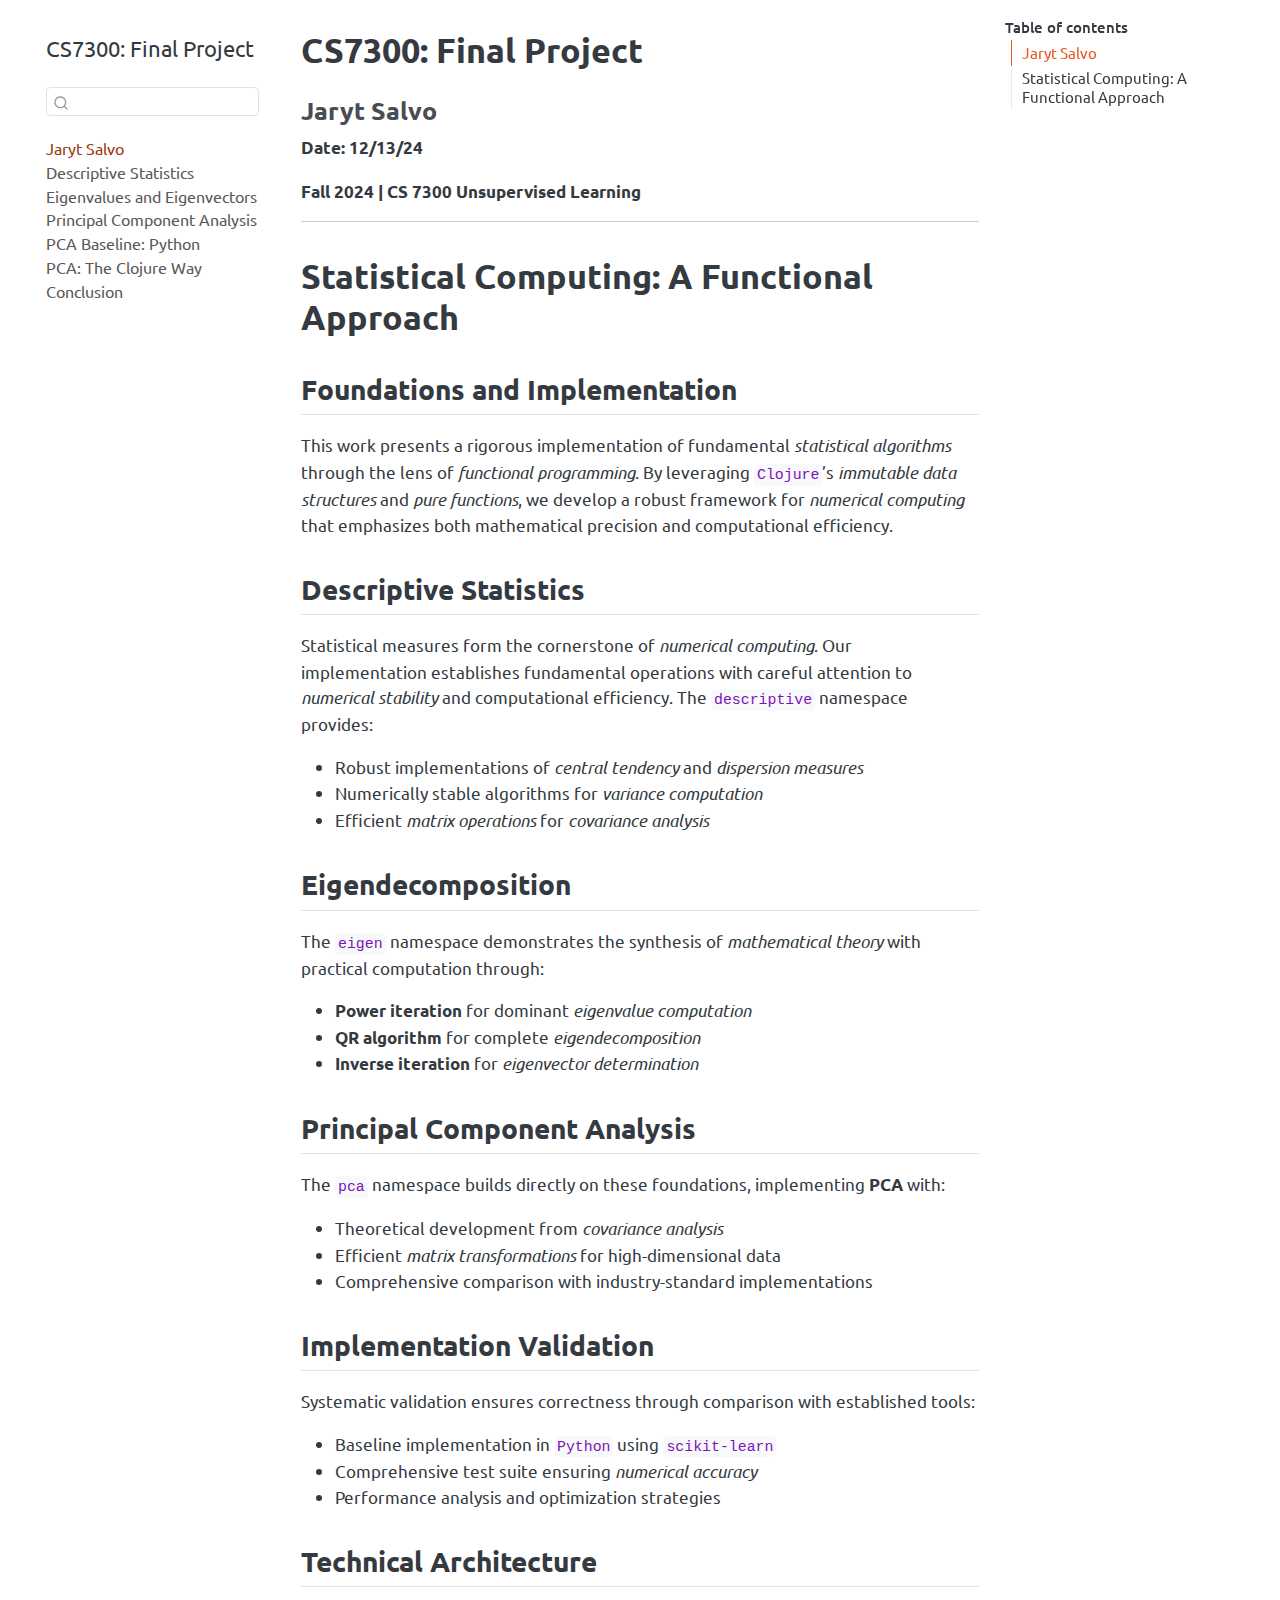
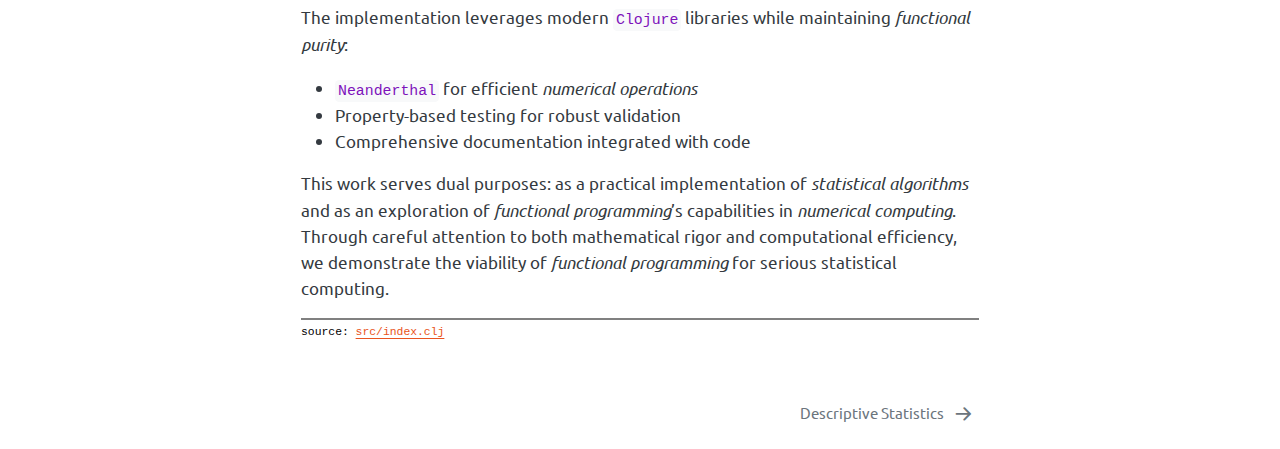
<file: docs/index.html>
<!DOCTYPE html>
<html xmlns="http://www.w3.org/1999/xhtml" lang="en" xml:lang="en"><head>

<meta charset="utf-8">
<meta name="generator" content="quarto-1.6.39">

<meta name="viewport" content="width=device-width, initial-scale=1.0, user-scalable=yes">


<title>CS7300: Final Project</title>
<style>
code{white-space: pre-wrap;}
span.smallcaps{font-variant: small-caps;}
div.columns{display: flex; gap: min(4vw, 1.5em);}
div.column{flex: auto; overflow-x: auto;}
div.hanging-indent{margin-left: 1.5em; text-indent: -1.5em;}
ul.task-list{list-style: none;}
ul.task-list li input[type="checkbox"] {
  width: 0.8em;
  margin: 0 0.8em 0.2em -1em; /* quarto-specific, see https://github.com/quarto-dev/quarto-cli/issues/4556 */ 
  vertical-align: middle;
}
</style>


<script src="site_libs/quarto-nav/quarto-nav.js"></script>
<script src="site_libs/quarto-nav/headroom.min.js"></script>
<script src="site_libs/clipboard/clipboard.min.js"></script>
<script src="site_libs/quarto-search/autocomplete.umd.js"></script>
<script src="site_libs/quarto-search/fuse.min.js"></script>
<script src="site_libs/quarto-search/quarto-search.js"></script>
<meta name="quarto:offset" content="./">
<link href="./neandersolve.descriptive.html" rel="next">
<script src="site_libs/quarto-html/quarto.js"></script>
<script src="site_libs/quarto-html/popper.min.js"></script>
<script src="site_libs/quarto-html/tippy.umd.min.js"></script>
<script src="site_libs/quarto-html/anchor.min.js"></script>
<link href="site_libs/quarto-html/tippy.css" rel="stylesheet">
<link href="site_libs/quarto-html/quarto-syntax-highlighting-e8fb9d25728d58bfeac61b497e4a6629.css" rel="stylesheet" id="quarto-text-highlighting-styles">
<script src="site_libs/bootstrap/bootstrap.min.js"></script>
<link href="site_libs/bootstrap/bootstrap-icons.css" rel="stylesheet">
<link href="site_libs/bootstrap/bootstrap-b9a39a4f8b80894864a6c4bb32d07bac.min.css" rel="stylesheet" append-hash="true" id="quarto-bootstrap" data-mode="light">
<script id="quarto-search-options" type="application/json">{
  "location": "sidebar",
  "copy-button": false,
  "collapse-after": 3,
  "panel-placement": "start",
  "type": "textbox",
  "limit": 50,
  "keyboard-shortcut": [
    "f",
    "/",
    "s"
  ],
  "show-item-context": false,
  "language": {
    "search-no-results-text": "No results",
    "search-matching-documents-text": "matching documents",
    "search-copy-link-title": "Copy link to search",
    "search-hide-matches-text": "Hide additional matches",
    "search-more-match-text": "more match in this document",
    "search-more-matches-text": "more matches in this document",
    "search-clear-button-title": "Clear",
    "search-text-placeholder": "",
    "search-detached-cancel-button-title": "Cancel",
    "search-submit-button-title": "Submit",
    "search-label": "Search"
  }
}</script>


</head>

<body class="nav-sidebar floating">

<div id="quarto-search-results"></div>
  <header id="quarto-header" class="headroom fixed-top">
  <nav class="quarto-secondary-nav">
    <div class="container-fluid d-flex">
      <button type="button" class="quarto-btn-toggle btn" data-bs-toggle="collapse" role="button" data-bs-target=".quarto-sidebar-collapse-item" aria-controls="quarto-sidebar" aria-expanded="false" aria-label="Toggle sidebar navigation" onclick="if (window.quartoToggleHeadroom) { window.quartoToggleHeadroom(); }">
        <i class="bi bi-layout-text-sidebar-reverse"></i>
      </button>
        <nav class="quarto-page-breadcrumbs" aria-label="breadcrumb"><ol class="breadcrumb"><li class="breadcrumb-item"><a href="./index.html"><span class="chapter-title">Jaryt Salvo</span></a></li></ol></nav>
        <a class="flex-grow-1" role="navigation" data-bs-toggle="collapse" data-bs-target=".quarto-sidebar-collapse-item" aria-controls="quarto-sidebar" aria-expanded="false" aria-label="Toggle sidebar navigation" onclick="if (window.quartoToggleHeadroom) { window.quartoToggleHeadroom(); }">      
        </a>
      <button type="button" class="btn quarto-search-button" aria-label="Search" onclick="window.quartoOpenSearch();">
        <i class="bi bi-search"></i>
      </button>
    </div>
  </nav>
</header>
<!-- content -->
<div id="quarto-content" class="quarto-container page-columns page-rows-contents page-layout-article">
<!-- sidebar -->
  <nav id="quarto-sidebar" class="sidebar collapse collapse-horizontal quarto-sidebar-collapse-item sidebar-navigation floating overflow-auto">
    <div class="pt-lg-2 mt-2 text-left sidebar-header">
    <div class="sidebar-title mb-0 py-0">
      <a href="./">CS7300: Final Project</a> 
    </div>
      </div>
        <div class="mt-2 flex-shrink-0 align-items-center">
        <div class="sidebar-search">
        <div id="quarto-search" class="" title="Search"></div>
        </div>
        </div>
    <div class="sidebar-menu-container"> 
    <ul class="list-unstyled mt-1">
        <li class="sidebar-item">
  <div class="sidebar-item-container"> 
  <a href="./index.html" class="sidebar-item-text sidebar-link active"><span class="chapter-title">Jaryt Salvo</span></a>
  </div>
</li>
        <li class="sidebar-item">
  <div class="sidebar-item-container"> 
  <a href="./neandersolve.descriptive.html" class="sidebar-item-text sidebar-link"><span class="chapter-title">Descriptive Statistics</span></a>
  </div>
</li>
        <li class="sidebar-item">
  <div class="sidebar-item-container"> 
  <a href="./neandersolve.eigen.html" class="sidebar-item-text sidebar-link"><span class="chapter-title">Eigenvalues and Eigenvectors</span></a>
  </div>
</li>
        <li class="sidebar-item">
  <div class="sidebar-item-container"> 
  <a href="./neandersolve.pca.html" class="sidebar-item-text sidebar-link"><span class="chapter-title">Principal Component Analysis</span></a>
  </div>
</li>
        <li class="sidebar-item">
  <div class="sidebar-item-container"> 
  <a href="./notebooks/python/pca-example.html" class="sidebar-item-text sidebar-link"><span class="chapter-title">PCA Baseline: Python</span></a>
  </div>
</li>
        <li class="sidebar-item">
  <div class="sidebar-item-container"> 
  <a href="./neandersolve.pca_analysis.html" class="sidebar-item-text sidebar-link"><span class="chapter-title">PCA: The Clojure Way</span></a>
  </div>
</li>
        <li class="sidebar-item">
  <div class="sidebar-item-container"> 
  <a href="./notebooks/conclusion.html" class="sidebar-item-text sidebar-link"><span class="chapter-title">Conclusion</span></a>
  </div>
</li>
    </ul>
    </div>
</nav>
<div id="quarto-sidebar-glass" class="quarto-sidebar-collapse-item" data-bs-toggle="collapse" data-bs-target=".quarto-sidebar-collapse-item"></div>
<!-- margin-sidebar -->
    <div id="quarto-margin-sidebar" class="sidebar margin-sidebar">
        <nav id="TOC" role="doc-toc" class="toc-active">
    <h2 id="toc-title">Table of contents</h2>
   
  <ul>
  <li><a href="#jaryt-salvo" id="toc-jaryt-salvo" class="nav-link active" data-scroll-target="#jaryt-salvo">Jaryt Salvo</a></li>
  <li><a href="#statistical-computing-a-functional-approach" id="toc-statistical-computing-a-functional-approach" class="nav-link" data-scroll-target="#statistical-computing-a-functional-approach">Statistical Computing: A Functional Approach</a>
  <ul class="collapse">
  <li><a href="#foundations-and-implementation" id="toc-foundations-and-implementation" class="nav-link" data-scroll-target="#foundations-and-implementation">Foundations and Implementation</a></li>
  <li><a href="#descriptive-statistics" id="toc-descriptive-statistics" class="nav-link" data-scroll-target="#descriptive-statistics">Descriptive Statistics</a></li>
  <li><a href="#eigendecomposition" id="toc-eigendecomposition" class="nav-link" data-scroll-target="#eigendecomposition">Eigendecomposition</a></li>
  <li><a href="#principal-component-analysis" id="toc-principal-component-analysis" class="nav-link" data-scroll-target="#principal-component-analysis">Principal Component Analysis</a></li>
  <li><a href="#implementation-validation" id="toc-implementation-validation" class="nav-link" data-scroll-target="#implementation-validation">Implementation Validation</a></li>
  <li><a href="#technical-architecture" id="toc-technical-architecture" class="nav-link" data-scroll-target="#technical-architecture">Technical Architecture</a></li>
  </ul></li>
  </ul>
</nav>
    </div>
<!-- main -->
<main class="content" id="quarto-document-content">

<header id="title-block-header" class="quarto-title-block default">
<div class="quarto-title">
<h1 class="title">CS7300: Final Project</h1>
</div>



<div class="quarto-title-meta">

    
  
    
  </div>
  


</header>


<style></style>
<style>.printedClojure .sourceCode {
  background-color: transparent;
  border-style: none;
}
</style>
<style>.clay-limit-image-width .clay-image {max-width: 100%}
.clay-side-by-side .sourceCode {margin: 0}
.clay-side-by-side {margin: 1em 0}
</style>
<script src="index_files/md-default0.js" type="text/javascript"></script>
<script src="index_files/md-default1.js" type="text/javascript"></script>
<section id="jaryt-salvo" class="level3">
<h3 class="anchored" data-anchor-id="jaryt-salvo">Jaryt Salvo</h3>
<p><strong>Date:</strong> <strong>12/13/24</strong></p>
<p><strong>Fall 2024 | CS 7300 Unsupervised Learning</strong></p>
<hr>
</section>
<section id="statistical-computing-a-functional-approach" class="level1">
<h1>Statistical Computing: A Functional Approach</h1>
<section id="foundations-and-implementation" class="level2">
<h2 class="anchored" data-anchor-id="foundations-and-implementation">Foundations and Implementation</h2>
<p>This work presents a rigorous implementation of fundamental <em>statistical algorithms</em> through the lens of <em>functional programming</em>. By leveraging <code>Clojure</code>’s <em>immutable data structures</em> and <em>pure functions</em>, we develop a robust framework for <em>numerical computing</em> that emphasizes both mathematical precision and computational efficiency.</p>
</section>
<section id="descriptive-statistics" class="level2">
<h2 class="anchored" data-anchor-id="descriptive-statistics">Descriptive Statistics</h2>
<p>Statistical measures form the cornerstone of <em>numerical computing</em>. Our implementation establishes fundamental operations with careful attention to <em>numerical stability</em> and computational efficiency. The <code>descriptive</code> namespace provides:</p>
<ul>
<li>Robust implementations of <em>central tendency</em> and <em>dispersion measures</em></li>
<li>Numerically stable algorithms for <em>variance computation</em></li>
<li>Efficient <em>matrix operations</em> for <em>covariance analysis</em></li>
</ul>
</section>
<section id="eigendecomposition" class="level2">
<h2 class="anchored" data-anchor-id="eigendecomposition">Eigendecomposition</h2>
<p>The <code>eigen</code> namespace demonstrates the synthesis of <em>mathematical theory</em> with practical computation through:</p>
<ul>
<li><strong>Power iteration</strong> for dominant <em>eigenvalue computation</em></li>
<li><strong>QR algorithm</strong> for complete <em>eigendecomposition</em></li>
<li><strong>Inverse iteration</strong> for <em>eigenvector determination</em></li>
</ul>
</section>
<section id="principal-component-analysis" class="level2">
<h2 class="anchored" data-anchor-id="principal-component-analysis">Principal Component Analysis</h2>
<p>The <code>pca</code> namespace builds directly on these foundations, implementing <strong>PCA</strong> with:</p>
<ul>
<li>Theoretical development from <em>covariance analysis</em></li>
<li>Efficient <em>matrix transformations</em> for high-dimensional data</li>
<li>Comprehensive comparison with industry-standard implementations</li>
</ul>
</section>
<section id="implementation-validation" class="level2">
<h2 class="anchored" data-anchor-id="implementation-validation">Implementation Validation</h2>
<p>Systematic validation ensures correctness through comparison with established tools:</p>
<ul>
<li>Baseline implementation in <code>Python</code> using <code>scikit-learn</code></li>
<li>Comprehensive test suite ensuring <em>numerical accuracy</em></li>
<li>Performance analysis and optimization strategies</li>
</ul>
</section>
<section id="technical-architecture" class="level2">
<h2 class="anchored" data-anchor-id="technical-architecture">Technical Architecture</h2>
<p>The implementation leverages modern <code>Clojure</code> libraries while maintaining <em>functional purity</em>:</p>
<ul>
<li><code>Neanderthal</code> for efficient <em>numerical operations</em></li>
<li>Property-based testing for robust validation</li>
<li>Comprehensive documentation integrated with code</li>
</ul>
<p>This work serves dual purposes: as a practical implementation of <em>statistical algorithms</em> and as an exploration of <em>functional programming</em>’s capabilities in <em>numerical computing</em>. Through careful attention to both mathematical rigor and computational efficiency, we demonstrate the viability of <em>functional programming</em> for serious statistical computing.</p>
<div style="background-color:grey;height:2px;width:100%;"></div>
<div><pre><small><small>source: <a href="https://github.com/adabwana/f24-cs7300-final-project/blob/master/src/index.clj">src/index.clj</a></small></small></pre></div>


</section>
</section>

</main> <!-- /main -->
<script id="quarto-html-after-body" type="application/javascript">
window.document.addEventListener("DOMContentLoaded", function (event) {
  const toggleBodyColorMode = (bsSheetEl) => {
    const mode = bsSheetEl.getAttribute("data-mode");
    const bodyEl = window.document.querySelector("body");
    if (mode === "dark") {
      bodyEl.classList.add("quarto-dark");
      bodyEl.classList.remove("quarto-light");
    } else {
      bodyEl.classList.add("quarto-light");
      bodyEl.classList.remove("quarto-dark");
    }
  }
  const toggleBodyColorPrimary = () => {
    const bsSheetEl = window.document.querySelector("link#quarto-bootstrap");
    if (bsSheetEl) {
      toggleBodyColorMode(bsSheetEl);
    }
  }
  toggleBodyColorPrimary();  
  const icon = "";
  const anchorJS = new window.AnchorJS();
  anchorJS.options = {
    placement: 'right',
    icon: icon
  };
  anchorJS.add('.anchored');
  const isCodeAnnotation = (el) => {
    for (const clz of el.classList) {
      if (clz.startsWith('code-annotation-')) {                     
        return true;
      }
    }
    return false;
  }
  const onCopySuccess = function(e) {
    // button target
    const button = e.trigger;
    // don't keep focus
    button.blur();
    // flash "checked"
    button.classList.add('code-copy-button-checked');
    var currentTitle = button.getAttribute("title");
    button.setAttribute("title", "Copied!");
    let tooltip;
    if (window.bootstrap) {
      button.setAttribute("data-bs-toggle", "tooltip");
      button.setAttribute("data-bs-placement", "left");
      button.setAttribute("data-bs-title", "Copied!");
      tooltip = new bootstrap.Tooltip(button, 
        { trigger: "manual", 
          customClass: "code-copy-button-tooltip",
          offset: [0, -8]});
      tooltip.show();    
    }
    setTimeout(function() {
      if (tooltip) {
        tooltip.hide();
        button.removeAttribute("data-bs-title");
        button.removeAttribute("data-bs-toggle");
        button.removeAttribute("data-bs-placement");
      }
      button.setAttribute("title", currentTitle);
      button.classList.remove('code-copy-button-checked');
    }, 1000);
    // clear code selection
    e.clearSelection();
  }
  const getTextToCopy = function(trigger) {
      const codeEl = trigger.previousElementSibling.cloneNode(true);
      for (const childEl of codeEl.children) {
        if (isCodeAnnotation(childEl)) {
          childEl.remove();
        }
      }
      return codeEl.innerText;
  }
  const clipboard = new window.ClipboardJS('.code-copy-button:not([data-in-quarto-modal])', {
    text: getTextToCopy
  });
  clipboard.on('success', onCopySuccess);
  if (window.document.getElementById('quarto-embedded-source-code-modal')) {
    const clipboardModal = new window.ClipboardJS('.code-copy-button[data-in-quarto-modal]', {
      text: getTextToCopy,
      container: window.document.getElementById('quarto-embedded-source-code-modal')
    });
    clipboardModal.on('success', onCopySuccess);
  }
    var localhostRegex = new RegExp(/^(?:http|https):\/\/localhost\:?[0-9]*\//);
    var mailtoRegex = new RegExp(/^mailto:/);
      var filterRegex = new RegExp('/' + window.location.host + '/');
    var isInternal = (href) => {
        return filterRegex.test(href) || localhostRegex.test(href) || mailtoRegex.test(href);
    }
    // Inspect non-navigation links and adorn them if external
 	var links = window.document.querySelectorAll('a[href]:not(.nav-link):not(.navbar-brand):not(.toc-action):not(.sidebar-link):not(.sidebar-item-toggle):not(.pagination-link):not(.no-external):not([aria-hidden]):not(.dropdown-item):not(.quarto-navigation-tool):not(.about-link)');
    for (var i=0; i<links.length; i++) {
      const link = links[i];
      if (!isInternal(link.href)) {
        // undo the damage that might have been done by quarto-nav.js in the case of
        // links that we want to consider external
        if (link.dataset.originalHref !== undefined) {
          link.href = link.dataset.originalHref;
        }
      }
    }
  function tippyHover(el, contentFn, onTriggerFn, onUntriggerFn) {
    const config = {
      allowHTML: true,
      maxWidth: 500,
      delay: 100,
      arrow: false,
      appendTo: function(el) {
          return el.parentElement;
      },
      interactive: true,
      interactiveBorder: 10,
      theme: 'quarto',
      placement: 'bottom-start',
    };
    if (contentFn) {
      config.content = contentFn;
    }
    if (onTriggerFn) {
      config.onTrigger = onTriggerFn;
    }
    if (onUntriggerFn) {
      config.onUntrigger = onUntriggerFn;
    }
    window.tippy(el, config); 
  }
  const noterefs = window.document.querySelectorAll('a[role="doc-noteref"]');
  for (var i=0; i<noterefs.length; i++) {
    const ref = noterefs[i];
    tippyHover(ref, function() {
      // use id or data attribute instead here
      let href = ref.getAttribute('data-footnote-href') || ref.getAttribute('href');
      try { href = new URL(href).hash; } catch {}
      const id = href.replace(/^#\/?/, "");
      const note = window.document.getElementById(id);
      if (note) {
        return note.innerHTML;
      } else {
        return "";
      }
    });
  }
  const xrefs = window.document.querySelectorAll('a.quarto-xref');
  const processXRef = (id, note) => {
    // Strip column container classes
    const stripColumnClz = (el) => {
      el.classList.remove("page-full", "page-columns");
      if (el.children) {
        for (const child of el.children) {
          stripColumnClz(child);
        }
      }
    }
    stripColumnClz(note)
    if (id === null || id.startsWith('sec-')) {
      // Special case sections, only their first couple elements
      const container = document.createElement("div");
      if (note.children && note.children.length > 2) {
        container.appendChild(note.children[0].cloneNode(true));
        for (let i = 1; i < note.children.length; i++) {
          const child = note.children[i];
          if (child.tagName === "P" && child.innerText === "") {
            continue;
          } else {
            container.appendChild(child.cloneNode(true));
            break;
          }
        }
        if (window.Quarto?.typesetMath) {
          window.Quarto.typesetMath(container);
        }
        return container.innerHTML
      } else {
        if (window.Quarto?.typesetMath) {
          window.Quarto.typesetMath(note);
        }
        return note.innerHTML;
      }
    } else {
      // Remove any anchor links if they are present
      const anchorLink = note.querySelector('a.anchorjs-link');
      if (anchorLink) {
        anchorLink.remove();
      }
      if (window.Quarto?.typesetMath) {
        window.Quarto.typesetMath(note);
      }
      if (note.classList.contains("callout")) {
        return note.outerHTML;
      } else {
        return note.innerHTML;
      }
    }
  }
  for (var i=0; i<xrefs.length; i++) {
    const xref = xrefs[i];
    tippyHover(xref, undefined, function(instance) {
      instance.disable();
      let url = xref.getAttribute('href');
      let hash = undefined; 
      if (url.startsWith('#')) {
        hash = url;
      } else {
        try { hash = new URL(url).hash; } catch {}
      }
      if (hash) {
        const id = hash.replace(/^#\/?/, "");
        const note = window.document.getElementById(id);
        if (note !== null) {
          try {
            const html = processXRef(id, note.cloneNode(true));
            instance.setContent(html);
          } finally {
            instance.enable();
            instance.show();
          }
        } else {
          // See if we can fetch this
          fetch(url.split('#')[0])
          .then(res => res.text())
          .then(html => {
            const parser = new DOMParser();
            const htmlDoc = parser.parseFromString(html, "text/html");
            const note = htmlDoc.getElementById(id);
            if (note !== null) {
              const html = processXRef(id, note);
              instance.setContent(html);
            } 
          }).finally(() => {
            instance.enable();
            instance.show();
          });
        }
      } else {
        // See if we can fetch a full url (with no hash to target)
        // This is a special case and we should probably do some content thinning / targeting
        fetch(url)
        .then(res => res.text())
        .then(html => {
          const parser = new DOMParser();
          const htmlDoc = parser.parseFromString(html, "text/html");
          const note = htmlDoc.querySelector('main.content');
          if (note !== null) {
            // This should only happen for chapter cross references
            // (since there is no id in the URL)
            // remove the first header
            if (note.children.length > 0 && note.children[0].tagName === "HEADER") {
              note.children[0].remove();
            }
            const html = processXRef(null, note);
            instance.setContent(html);
          } 
        }).finally(() => {
          instance.enable();
          instance.show();
        });
      }
    }, function(instance) {
    });
  }
      let selectedAnnoteEl;
      const selectorForAnnotation = ( cell, annotation) => {
        let cellAttr = 'data-code-cell="' + cell + '"';
        let lineAttr = 'data-code-annotation="' +  annotation + '"';
        const selector = 'span[' + cellAttr + '][' + lineAttr + ']';
        return selector;
      }
      const selectCodeLines = (annoteEl) => {
        const doc = window.document;
        const targetCell = annoteEl.getAttribute("data-target-cell");
        const targetAnnotation = annoteEl.getAttribute("data-target-annotation");
        const annoteSpan = window.document.querySelector(selectorForAnnotation(targetCell, targetAnnotation));
        const lines = annoteSpan.getAttribute("data-code-lines").split(",");
        const lineIds = lines.map((line) => {
          return targetCell + "-" + line;
        })
        let top = null;
        let height = null;
        let parent = null;
        if (lineIds.length > 0) {
            //compute the position of the single el (top and bottom and make a div)
            const el = window.document.getElementById(lineIds[0]);
            top = el.offsetTop;
            height = el.offsetHeight;
            parent = el.parentElement.parentElement;
          if (lineIds.length > 1) {
            const lastEl = window.document.getElementById(lineIds[lineIds.length - 1]);
            const bottom = lastEl.offsetTop + lastEl.offsetHeight;
            height = bottom - top;
          }
          if (top !== null && height !== null && parent !== null) {
            // cook up a div (if necessary) and position it 
            let div = window.document.getElementById("code-annotation-line-highlight");
            if (div === null) {
              div = window.document.createElement("div");
              div.setAttribute("id", "code-annotation-line-highlight");
              div.style.position = 'absolute';
              parent.appendChild(div);
            }
            div.style.top = top - 2 + "px";
            div.style.height = height + 4 + "px";
            div.style.left = 0;
            let gutterDiv = window.document.getElementById("code-annotation-line-highlight-gutter");
            if (gutterDiv === null) {
              gutterDiv = window.document.createElement("div");
              gutterDiv.setAttribute("id", "code-annotation-line-highlight-gutter");
              gutterDiv.style.position = 'absolute';
              const codeCell = window.document.getElementById(targetCell);
              const gutter = codeCell.querySelector('.code-annotation-gutter');
              gutter.appendChild(gutterDiv);
            }
            gutterDiv.style.top = top - 2 + "px";
            gutterDiv.style.height = height + 4 + "px";
          }
          selectedAnnoteEl = annoteEl;
        }
      };
      const unselectCodeLines = () => {
        const elementsIds = ["code-annotation-line-highlight", "code-annotation-line-highlight-gutter"];
        elementsIds.forEach((elId) => {
          const div = window.document.getElementById(elId);
          if (div) {
            div.remove();
          }
        });
        selectedAnnoteEl = undefined;
      };
        // Handle positioning of the toggle
    window.addEventListener(
      "resize",
      throttle(() => {
        elRect = undefined;
        if (selectedAnnoteEl) {
          selectCodeLines(selectedAnnoteEl);
        }
      }, 10)
    );
    function throttle(fn, ms) {
    let throttle = false;
    let timer;
      return (...args) => {
        if(!throttle) { // first call gets through
            fn.apply(this, args);
            throttle = true;
        } else { // all the others get throttled
            if(timer) clearTimeout(timer); // cancel #2
            timer = setTimeout(() => {
              fn.apply(this, args);
              timer = throttle = false;
            }, ms);
        }
      };
    }
      // Attach click handler to the DT
      const annoteDls = window.document.querySelectorAll('dt[data-target-cell]');
      for (const annoteDlNode of annoteDls) {
        annoteDlNode.addEventListener('click', (event) => {
          const clickedEl = event.target;
          if (clickedEl !== selectedAnnoteEl) {
            unselectCodeLines();
            const activeEl = window.document.querySelector('dt[data-target-cell].code-annotation-active');
            if (activeEl) {
              activeEl.classList.remove('code-annotation-active');
            }
            selectCodeLines(clickedEl);
            clickedEl.classList.add('code-annotation-active');
          } else {
            // Unselect the line
            unselectCodeLines();
            clickedEl.classList.remove('code-annotation-active');
          }
        });
      }
  const findCites = (el) => {
    const parentEl = el.parentElement;
    if (parentEl) {
      const cites = parentEl.dataset.cites;
      if (cites) {
        return {
          el,
          cites: cites.split(' ')
        };
      } else {
        return findCites(el.parentElement)
      }
    } else {
      return undefined;
    }
  };
  var bibliorefs = window.document.querySelectorAll('a[role="doc-biblioref"]');
  for (var i=0; i<bibliorefs.length; i++) {
    const ref = bibliorefs[i];
    const citeInfo = findCites(ref);
    if (citeInfo) {
      tippyHover(citeInfo.el, function() {
        var popup = window.document.createElement('div');
        citeInfo.cites.forEach(function(cite) {
          var citeDiv = window.document.createElement('div');
          citeDiv.classList.add('hanging-indent');
          citeDiv.classList.add('csl-entry');
          var biblioDiv = window.document.getElementById('ref-' + cite);
          if (biblioDiv) {
            citeDiv.innerHTML = biblioDiv.innerHTML;
          }
          popup.appendChild(citeDiv);
        });
        return popup.innerHTML;
      });
    }
  }
});
</script>
<nav class="page-navigation">
  <div class="nav-page nav-page-previous">
  </div>
  <div class="nav-page nav-page-next">
      <a href="./neandersolve.descriptive.html" class="pagination-link" aria-label="Descriptive Statistics">
        <span class="nav-page-text"><span class="chapter-title">Descriptive Statistics</span></span> <i class="bi bi-arrow-right-short"></i>
      </a>
  </div>
</nav>
</div> <!-- /content -->




</body></html>
</file>
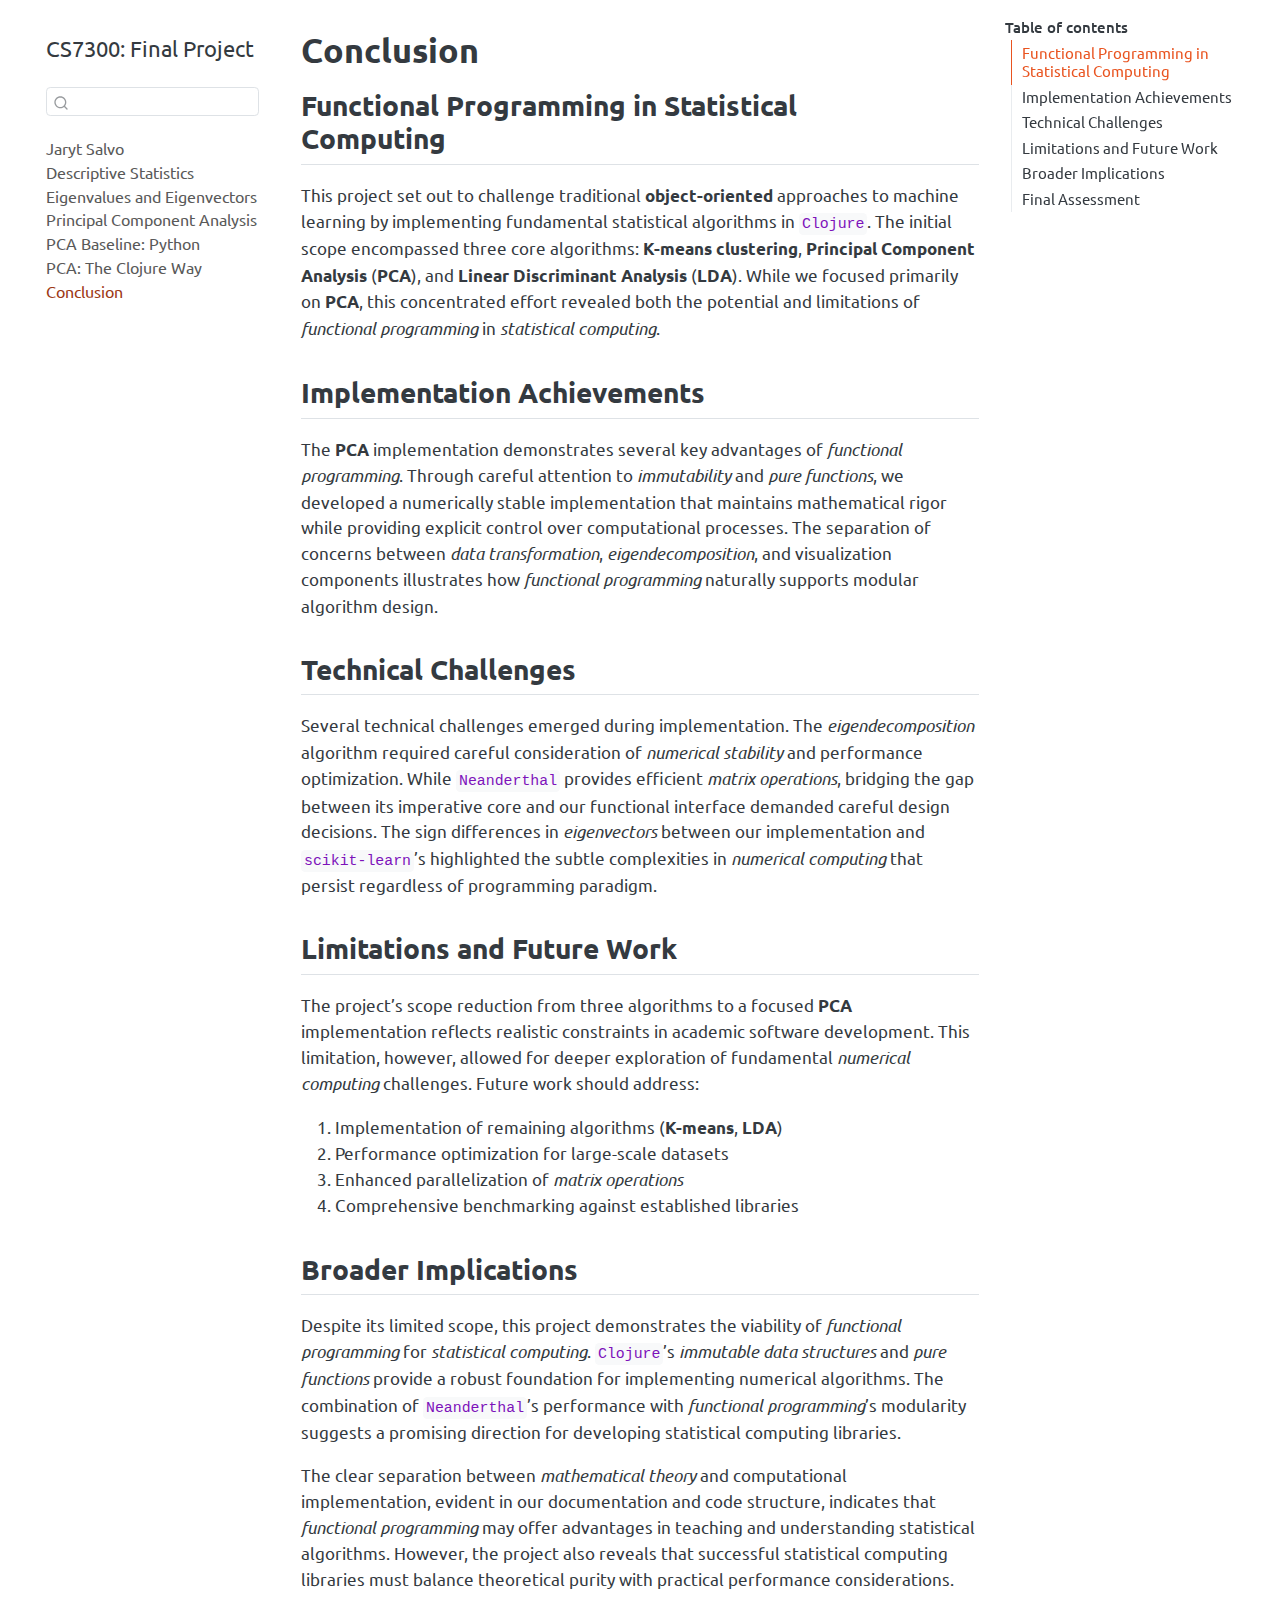
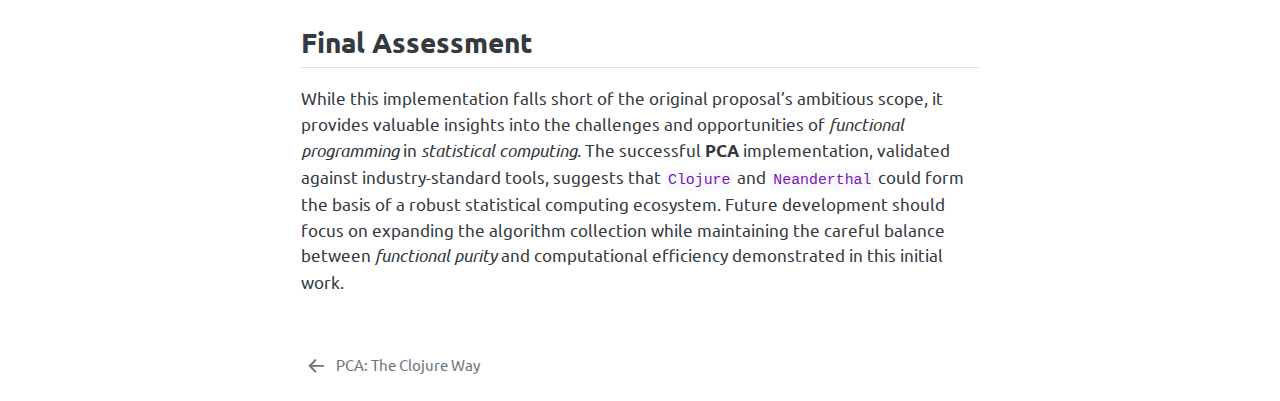
<file: docs/notebooks/conclusion.html>
<!DOCTYPE html>
<html xmlns="http://www.w3.org/1999/xhtml" lang="en" xml:lang="en"><head>

<meta charset="utf-8">
<meta name="generator" content="quarto-1.6.39">

<meta name="viewport" content="width=device-width, initial-scale=1.0, user-scalable=yes">


<title>Conclusion – CS7300: Final Project</title>
<style>
code{white-space: pre-wrap;}
span.smallcaps{font-variant: small-caps;}
div.columns{display: flex; gap: min(4vw, 1.5em);}
div.column{flex: auto; overflow-x: auto;}
div.hanging-indent{margin-left: 1.5em; text-indent: -1.5em;}
ul.task-list{list-style: none;}
ul.task-list li input[type="checkbox"] {
  width: 0.8em;
  margin: 0 0.8em 0.2em -1em; /* quarto-specific, see https://github.com/quarto-dev/quarto-cli/issues/4556 */ 
  vertical-align: middle;
}
</style>


<script src="../site_libs/quarto-nav/quarto-nav.js"></script>
<script src="../site_libs/quarto-nav/headroom.min.js"></script>
<script src="../site_libs/clipboard/clipboard.min.js"></script>
<script src="../site_libs/quarto-search/autocomplete.umd.js"></script>
<script src="../site_libs/quarto-search/fuse.min.js"></script>
<script src="../site_libs/quarto-search/quarto-search.js"></script>
<meta name="quarto:offset" content="../">
<link href="../neandersolve.pca_analysis.html" rel="prev">
<script src="../site_libs/quarto-html/quarto.js"></script>
<script src="../site_libs/quarto-html/popper.min.js"></script>
<script src="../site_libs/quarto-html/tippy.umd.min.js"></script>
<script src="../site_libs/quarto-html/anchor.min.js"></script>
<link href="../site_libs/quarto-html/tippy.css" rel="stylesheet">
<link href="../site_libs/quarto-html/quarto-syntax-highlighting-e26003cea8cd680ca0c55a263523d882.css" rel="stylesheet" id="quarto-text-highlighting-styles">
<script src="../site_libs/bootstrap/bootstrap.min.js"></script>
<link href="../site_libs/bootstrap/bootstrap-icons.css" rel="stylesheet">
<link href="../site_libs/bootstrap/bootstrap-a4145002f746146be305f770e931236e.min.css" rel="stylesheet" append-hash="true" id="quarto-bootstrap" data-mode="light">
<script id="quarto-search-options" type="application/json">{
  "location": "sidebar",
  "copy-button": false,
  "collapse-after": 3,
  "panel-placement": "start",
  "type": "textbox",
  "limit": 50,
  "keyboard-shortcut": [
    "f",
    "/",
    "s"
  ],
  "show-item-context": false,
  "language": {
    "search-no-results-text": "No results",
    "search-matching-documents-text": "matching documents",
    "search-copy-link-title": "Copy link to search",
    "search-hide-matches-text": "Hide additional matches",
    "search-more-match-text": "more match in this document",
    "search-more-matches-text": "more matches in this document",
    "search-clear-button-title": "Clear",
    "search-text-placeholder": "",
    "search-detached-cancel-button-title": "Cancel",
    "search-submit-button-title": "Submit",
    "search-label": "Search"
  }
}</script>


</head>

<body class="nav-sidebar floating">

<div id="quarto-search-results"></div>
  <header id="quarto-header" class="headroom fixed-top">
  <nav class="quarto-secondary-nav">
    <div class="container-fluid d-flex">
      <button type="button" class="quarto-btn-toggle btn" data-bs-toggle="collapse" role="button" data-bs-target=".quarto-sidebar-collapse-item" aria-controls="quarto-sidebar" aria-expanded="false" aria-label="Toggle sidebar navigation" onclick="if (window.quartoToggleHeadroom) { window.quartoToggleHeadroom(); }">
        <i class="bi bi-layout-text-sidebar-reverse"></i>
      </button>
        <nav class="quarto-page-breadcrumbs" aria-label="breadcrumb"><ol class="breadcrumb"><li class="breadcrumb-item"><a href="../notebooks/conclusion.html"><span class="chapter-title">Conclusion</span></a></li></ol></nav>
        <a class="flex-grow-1" role="navigation" data-bs-toggle="collapse" data-bs-target=".quarto-sidebar-collapse-item" aria-controls="quarto-sidebar" aria-expanded="false" aria-label="Toggle sidebar navigation" onclick="if (window.quartoToggleHeadroom) { window.quartoToggleHeadroom(); }">      
        </a>
      <button type="button" class="btn quarto-search-button" aria-label="Search" onclick="window.quartoOpenSearch();">
        <i class="bi bi-search"></i>
      </button>
    </div>
  </nav>
</header>
<!-- content -->
<div id="quarto-content" class="quarto-container page-columns page-rows-contents page-layout-article">
<!-- sidebar -->
  <nav id="quarto-sidebar" class="sidebar collapse collapse-horizontal quarto-sidebar-collapse-item sidebar-navigation floating overflow-auto">
    <div class="pt-lg-2 mt-2 text-left sidebar-header">
    <div class="sidebar-title mb-0 py-0">
      <a href="../">CS7300: Final Project</a> 
    </div>
      </div>
        <div class="mt-2 flex-shrink-0 align-items-center">
        <div class="sidebar-search">
        <div id="quarto-search" class="" title="Search"></div>
        </div>
        </div>
    <div class="sidebar-menu-container"> 
    <ul class="list-unstyled mt-1">
        <li class="sidebar-item">
  <div class="sidebar-item-container"> 
  <a href="../index.html" class="sidebar-item-text sidebar-link"><span class="chapter-title">Jaryt Salvo</span></a>
  </div>
</li>
        <li class="sidebar-item">
  <div class="sidebar-item-container"> 
  <a href="../neandersolve.descriptive.html" class="sidebar-item-text sidebar-link"><span class="chapter-title">Descriptive Statistics</span></a>
  </div>
</li>
        <li class="sidebar-item">
  <div class="sidebar-item-container"> 
  <a href="../neandersolve.eigen.html" class="sidebar-item-text sidebar-link"><span class="chapter-title">Eigenvalues and Eigenvectors</span></a>
  </div>
</li>
        <li class="sidebar-item">
  <div class="sidebar-item-container"> 
  <a href="../neandersolve.pca.html" class="sidebar-item-text sidebar-link"><span class="chapter-title">Principal Component Analysis</span></a>
  </div>
</li>
        <li class="sidebar-item">
  <div class="sidebar-item-container"> 
  <a href="../notebooks/python/pca-example.html" class="sidebar-item-text sidebar-link"><span class="chapter-title">PCA Baseline: Python</span></a>
  </div>
</li>
        <li class="sidebar-item">
  <div class="sidebar-item-container"> 
  <a href="../neandersolve.pca_analysis.html" class="sidebar-item-text sidebar-link"><span class="chapter-title">PCA: The Clojure Way</span></a>
  </div>
</li>
        <li class="sidebar-item">
  <div class="sidebar-item-container"> 
  <a href="../notebooks/conclusion.html" class="sidebar-item-text sidebar-link active"><span class="chapter-title">Conclusion</span></a>
  </div>
</li>
    </ul>
    </div>
</nav>
<div id="quarto-sidebar-glass" class="quarto-sidebar-collapse-item" data-bs-toggle="collapse" data-bs-target=".quarto-sidebar-collapse-item"></div>
<!-- margin-sidebar -->
    <div id="quarto-margin-sidebar" class="sidebar margin-sidebar">
        <nav id="TOC" role="doc-toc" class="toc-active">
    <h2 id="toc-title">Table of contents</h2>
   
  <ul>
  <li><a href="#functional-programming-in-statistical-computing" id="toc-functional-programming-in-statistical-computing" class="nav-link active" data-scroll-target="#functional-programming-in-statistical-computing">Functional Programming in Statistical Computing</a></li>
  <li><a href="#implementation-achievements" id="toc-implementation-achievements" class="nav-link" data-scroll-target="#implementation-achievements">Implementation Achievements</a></li>
  <li><a href="#technical-challenges" id="toc-technical-challenges" class="nav-link" data-scroll-target="#technical-challenges">Technical Challenges</a></li>
  <li><a href="#limitations-and-future-work" id="toc-limitations-and-future-work" class="nav-link" data-scroll-target="#limitations-and-future-work">Limitations and Future Work</a></li>
  <li><a href="#broader-implications" id="toc-broader-implications" class="nav-link" data-scroll-target="#broader-implications">Broader Implications</a></li>
  <li><a href="#final-assessment" id="toc-final-assessment" class="nav-link" data-scroll-target="#final-assessment">Final Assessment</a></li>
  </ul>
</nav>
    </div>
<!-- main -->
<main class="content" id="quarto-document-content">

<header id="title-block-header" class="quarto-title-block default">
<div class="quarto-title">
<h1 class="title"><span class="chapter-title">Conclusion</span></h1>
</div>



<div class="quarto-title-meta">

    
  
    
  </div>
  


</header>


<section id="functional-programming-in-statistical-computing" class="level2">
<h2 class="anchored" data-anchor-id="functional-programming-in-statistical-computing">Functional Programming in Statistical Computing</h2>
<p>This project set out to challenge traditional <strong>object-oriented</strong> approaches to machine learning by implementing fundamental statistical algorithms in <code>Clojure</code>. The initial scope encompassed three core algorithms: <strong>K-means clustering</strong>, <strong>Principal Component Analysis</strong> (<strong>PCA</strong>), and <strong>Linear Discriminant Analysis</strong> (<strong>LDA</strong>). While we focused primarily on <strong>PCA</strong>, this concentrated effort revealed both the potential and limitations of <em>functional programming</em> in <em>statistical computing</em>.</p>
</section>
<section id="implementation-achievements" class="level2">
<h2 class="anchored" data-anchor-id="implementation-achievements">Implementation Achievements</h2>
<p>The <strong>PCA</strong> implementation demonstrates several key advantages of <em>functional programming</em>. Through careful attention to <em>immutability</em> and <em>pure functions</em>, we developed a numerically stable implementation that maintains mathematical rigor while providing explicit control over computational processes. The separation of concerns between <em>data transformation</em>, <em>eigendecomposition</em>, and visualization components illustrates how <em>functional programming</em> naturally supports modular algorithm design.</p>
</section>
<section id="technical-challenges" class="level2">
<h2 class="anchored" data-anchor-id="technical-challenges">Technical Challenges</h2>
<p>Several technical challenges emerged during implementation. The <em>eigendecomposition</em> algorithm required careful consideration of <em>numerical stability</em> and performance optimization. While <code>Neanderthal</code> provides efficient <em>matrix operations</em>, bridging the gap between its imperative core and our functional interface demanded careful design decisions. The sign differences in <em>eigenvectors</em> between our implementation and <code>scikit-learn</code>’s highlighted the subtle complexities in <em>numerical computing</em> that persist regardless of programming paradigm.</p>
</section>
<section id="limitations-and-future-work" class="level2">
<h2 class="anchored" data-anchor-id="limitations-and-future-work">Limitations and Future Work</h2>
<p>The project’s scope reduction from three algorithms to a focused <strong>PCA</strong> implementation reflects realistic constraints in academic software development. This limitation, however, allowed for deeper exploration of fundamental <em>numerical computing</em> challenges. Future work should address:</p>
<ol type="1">
<li>Implementation of remaining algorithms (<strong>K-means</strong>, <strong>LDA</strong>)</li>
<li>Performance optimization for large-scale datasets</li>
<li>Enhanced parallelization of <em>matrix operations</em></li>
<li>Comprehensive benchmarking against established libraries</li>
</ol>
</section>
<section id="broader-implications" class="level2">
<h2 class="anchored" data-anchor-id="broader-implications">Broader Implications</h2>
<p>Despite its limited scope, this project demonstrates the viability of <em>functional programming</em> for <em>statistical computing</em>. <code>Clojure</code>’s <em>immutable data structures</em> and <em>pure functions</em> provide a robust foundation for implementing numerical algorithms. The combination of <code>Neanderthal</code>’s performance with <em>functional programming</em>’s modularity suggests a promising direction for developing statistical computing libraries.</p>
<p>The clear separation between <em>mathematical theory</em> and computational implementation, evident in our documentation and code structure, indicates that <em>functional programming</em> may offer advantages in teaching and understanding statistical algorithms. However, the project also reveals that successful statistical computing libraries must balance theoretical purity with practical performance considerations.</p>
</section>
<section id="final-assessment" class="level2">
<h2 class="anchored" data-anchor-id="final-assessment">Final Assessment</h2>
<p>While this implementation falls short of the original proposal’s ambitious scope, it provides valuable insights into the challenges and opportunities of <em>functional programming</em> in <em>statistical computing</em>. The successful <strong>PCA</strong> implementation, validated against industry-standard tools, suggests that <code>Clojure</code> and <code>Neanderthal</code> could form the basis of a robust statistical computing ecosystem. Future development should focus on expanding the algorithm collection while maintaining the careful balance between <em>functional purity</em> and computational efficiency demonstrated in this initial work.</p>


</section>

</main> <!-- /main -->
<script id="quarto-html-after-body" type="application/javascript">
window.document.addEventListener("DOMContentLoaded", function (event) {
  const toggleBodyColorMode = (bsSheetEl) => {
    const mode = bsSheetEl.getAttribute("data-mode");
    const bodyEl = window.document.querySelector("body");
    if (mode === "dark") {
      bodyEl.classList.add("quarto-dark");
      bodyEl.classList.remove("quarto-light");
    } else {
      bodyEl.classList.add("quarto-light");
      bodyEl.classList.remove("quarto-dark");
    }
  }
  const toggleBodyColorPrimary = () => {
    const bsSheetEl = window.document.querySelector("link#quarto-bootstrap");
    if (bsSheetEl) {
      toggleBodyColorMode(bsSheetEl);
    }
  }
  toggleBodyColorPrimary();  
  const icon = "";
  const anchorJS = new window.AnchorJS();
  anchorJS.options = {
    placement: 'right',
    icon: icon
  };
  anchorJS.add('.anchored');
  const isCodeAnnotation = (el) => {
    for (const clz of el.classList) {
      if (clz.startsWith('code-annotation-')) {                     
        return true;
      }
    }
    return false;
  }
  const onCopySuccess = function(e) {
    // button target
    const button = e.trigger;
    // don't keep focus
    button.blur();
    // flash "checked"
    button.classList.add('code-copy-button-checked');
    var currentTitle = button.getAttribute("title");
    button.setAttribute("title", "Copied!");
    let tooltip;
    if (window.bootstrap) {
      button.setAttribute("data-bs-toggle", "tooltip");
      button.setAttribute("data-bs-placement", "left");
      button.setAttribute("data-bs-title", "Copied!");
      tooltip = new bootstrap.Tooltip(button, 
        { trigger: "manual", 
          customClass: "code-copy-button-tooltip",
          offset: [0, -8]});
      tooltip.show();    
    }
    setTimeout(function() {
      if (tooltip) {
        tooltip.hide();
        button.removeAttribute("data-bs-title");
        button.removeAttribute("data-bs-toggle");
        button.removeAttribute("data-bs-placement");
      }
      button.setAttribute("title", currentTitle);
      button.classList.remove('code-copy-button-checked');
    }, 1000);
    // clear code selection
    e.clearSelection();
  }
  const getTextToCopy = function(trigger) {
      const codeEl = trigger.previousElementSibling.cloneNode(true);
      for (const childEl of codeEl.children) {
        if (isCodeAnnotation(childEl)) {
          childEl.remove();
        }
      }
      return codeEl.innerText;
  }
  const clipboard = new window.ClipboardJS('.code-copy-button:not([data-in-quarto-modal])', {
    text: getTextToCopy
  });
  clipboard.on('success', onCopySuccess);
  if (window.document.getElementById('quarto-embedded-source-code-modal')) {
    const clipboardModal = new window.ClipboardJS('.code-copy-button[data-in-quarto-modal]', {
      text: getTextToCopy,
      container: window.document.getElementById('quarto-embedded-source-code-modal')
    });
    clipboardModal.on('success', onCopySuccess);
  }
    var localhostRegex = new RegExp(/^(?:http|https):\/\/localhost\:?[0-9]*\//);
    var mailtoRegex = new RegExp(/^mailto:/);
      var filterRegex = new RegExp('/' + window.location.host + '/');
    var isInternal = (href) => {
        return filterRegex.test(href) || localhostRegex.test(href) || mailtoRegex.test(href);
    }
    // Inspect non-navigation links and adorn them if external
 	var links = window.document.querySelectorAll('a[href]:not(.nav-link):not(.navbar-brand):not(.toc-action):not(.sidebar-link):not(.sidebar-item-toggle):not(.pagination-link):not(.no-external):not([aria-hidden]):not(.dropdown-item):not(.quarto-navigation-tool):not(.about-link)');
    for (var i=0; i<links.length; i++) {
      const link = links[i];
      if (!isInternal(link.href)) {
        // undo the damage that might have been done by quarto-nav.js in the case of
        // links that we want to consider external
        if (link.dataset.originalHref !== undefined) {
          link.href = link.dataset.originalHref;
        }
      }
    }
  function tippyHover(el, contentFn, onTriggerFn, onUntriggerFn) {
    const config = {
      allowHTML: true,
      maxWidth: 500,
      delay: 100,
      arrow: false,
      appendTo: function(el) {
          return el.parentElement;
      },
      interactive: true,
      interactiveBorder: 10,
      theme: 'quarto',
      placement: 'bottom-start',
    };
    if (contentFn) {
      config.content = contentFn;
    }
    if (onTriggerFn) {
      config.onTrigger = onTriggerFn;
    }
    if (onUntriggerFn) {
      config.onUntrigger = onUntriggerFn;
    }
    window.tippy(el, config); 
  }
  const noterefs = window.document.querySelectorAll('a[role="doc-noteref"]');
  for (var i=0; i<noterefs.length; i++) {
    const ref = noterefs[i];
    tippyHover(ref, function() {
      // use id or data attribute instead here
      let href = ref.getAttribute('data-footnote-href') || ref.getAttribute('href');
      try { href = new URL(href).hash; } catch {}
      const id = href.replace(/^#\/?/, "");
      const note = window.document.getElementById(id);
      if (note) {
        return note.innerHTML;
      } else {
        return "";
      }
    });
  }
  const xrefs = window.document.querySelectorAll('a.quarto-xref');
  const processXRef = (id, note) => {
    // Strip column container classes
    const stripColumnClz = (el) => {
      el.classList.remove("page-full", "page-columns");
      if (el.children) {
        for (const child of el.children) {
          stripColumnClz(child);
        }
      }
    }
    stripColumnClz(note)
    if (id === null || id.startsWith('sec-')) {
      // Special case sections, only their first couple elements
      const container = document.createElement("div");
      if (note.children && note.children.length > 2) {
        container.appendChild(note.children[0].cloneNode(true));
        for (let i = 1; i < note.children.length; i++) {
          const child = note.children[i];
          if (child.tagName === "P" && child.innerText === "") {
            continue;
          } else {
            container.appendChild(child.cloneNode(true));
            break;
          }
        }
        if (window.Quarto?.typesetMath) {
          window.Quarto.typesetMath(container);
        }
        return container.innerHTML
      } else {
        if (window.Quarto?.typesetMath) {
          window.Quarto.typesetMath(note);
        }
        return note.innerHTML;
      }
    } else {
      // Remove any anchor links if they are present
      const anchorLink = note.querySelector('a.anchorjs-link');
      if (anchorLink) {
        anchorLink.remove();
      }
      if (window.Quarto?.typesetMath) {
        window.Quarto.typesetMath(note);
      }
      if (note.classList.contains("callout")) {
        return note.outerHTML;
      } else {
        return note.innerHTML;
      }
    }
  }
  for (var i=0; i<xrefs.length; i++) {
    const xref = xrefs[i];
    tippyHover(xref, undefined, function(instance) {
      instance.disable();
      let url = xref.getAttribute('href');
      let hash = undefined; 
      if (url.startsWith('#')) {
        hash = url;
      } else {
        try { hash = new URL(url).hash; } catch {}
      }
      if (hash) {
        const id = hash.replace(/^#\/?/, "");
        const note = window.document.getElementById(id);
        if (note !== null) {
          try {
            const html = processXRef(id, note.cloneNode(true));
            instance.setContent(html);
          } finally {
            instance.enable();
            instance.show();
          }
        } else {
          // See if we can fetch this
          fetch(url.split('#')[0])
          .then(res => res.text())
          .then(html => {
            const parser = new DOMParser();
            const htmlDoc = parser.parseFromString(html, "text/html");
            const note = htmlDoc.getElementById(id);
            if (note !== null) {
              const html = processXRef(id, note);
              instance.setContent(html);
            } 
          }).finally(() => {
            instance.enable();
            instance.show();
          });
        }
      } else {
        // See if we can fetch a full url (with no hash to target)
        // This is a special case and we should probably do some content thinning / targeting
        fetch(url)
        .then(res => res.text())
        .then(html => {
          const parser = new DOMParser();
          const htmlDoc = parser.parseFromString(html, "text/html");
          const note = htmlDoc.querySelector('main.content');
          if (note !== null) {
            // This should only happen for chapter cross references
            // (since there is no id in the URL)
            // remove the first header
            if (note.children.length > 0 && note.children[0].tagName === "HEADER") {
              note.children[0].remove();
            }
            const html = processXRef(null, note);
            instance.setContent(html);
          } 
        }).finally(() => {
          instance.enable();
          instance.show();
        });
      }
    }, function(instance) {
    });
  }
      let selectedAnnoteEl;
      const selectorForAnnotation = ( cell, annotation) => {
        let cellAttr = 'data-code-cell="' + cell + '"';
        let lineAttr = 'data-code-annotation="' +  annotation + '"';
        const selector = 'span[' + cellAttr + '][' + lineAttr + ']';
        return selector;
      }
      const selectCodeLines = (annoteEl) => {
        const doc = window.document;
        const targetCell = annoteEl.getAttribute("data-target-cell");
        const targetAnnotation = annoteEl.getAttribute("data-target-annotation");
        const annoteSpan = window.document.querySelector(selectorForAnnotation(targetCell, targetAnnotation));
        const lines = annoteSpan.getAttribute("data-code-lines").split(",");
        const lineIds = lines.map((line) => {
          return targetCell + "-" + line;
        })
        let top = null;
        let height = null;
        let parent = null;
        if (lineIds.length > 0) {
            //compute the position of the single el (top and bottom and make a div)
            const el = window.document.getElementById(lineIds[0]);
            top = el.offsetTop;
            height = el.offsetHeight;
            parent = el.parentElement.parentElement;
          if (lineIds.length > 1) {
            const lastEl = window.document.getElementById(lineIds[lineIds.length - 1]);
            const bottom = lastEl.offsetTop + lastEl.offsetHeight;
            height = bottom - top;
          }
          if (top !== null && height !== null && parent !== null) {
            // cook up a div (if necessary) and position it 
            let div = window.document.getElementById("code-annotation-line-highlight");
            if (div === null) {
              div = window.document.createElement("div");
              div.setAttribute("id", "code-annotation-line-highlight");
              div.style.position = 'absolute';
              parent.appendChild(div);
            }
            div.style.top = top - 2 + "px";
            div.style.height = height + 4 + "px";
            div.style.left = 0;
            let gutterDiv = window.document.getElementById("code-annotation-line-highlight-gutter");
            if (gutterDiv === null) {
              gutterDiv = window.document.createElement("div");
              gutterDiv.setAttribute("id", "code-annotation-line-highlight-gutter");
              gutterDiv.style.position = 'absolute';
              const codeCell = window.document.getElementById(targetCell);
              const gutter = codeCell.querySelector('.code-annotation-gutter');
              gutter.appendChild(gutterDiv);
            }
            gutterDiv.style.top = top - 2 + "px";
            gutterDiv.style.height = height + 4 + "px";
          }
          selectedAnnoteEl = annoteEl;
        }
      };
      const unselectCodeLines = () => {
        const elementsIds = ["code-annotation-line-highlight", "code-annotation-line-highlight-gutter"];
        elementsIds.forEach((elId) => {
          const div = window.document.getElementById(elId);
          if (div) {
            div.remove();
          }
        });
        selectedAnnoteEl = undefined;
      };
        // Handle positioning of the toggle
    window.addEventListener(
      "resize",
      throttle(() => {
        elRect = undefined;
        if (selectedAnnoteEl) {
          selectCodeLines(selectedAnnoteEl);
        }
      }, 10)
    );
    function throttle(fn, ms) {
    let throttle = false;
    let timer;
      return (...args) => {
        if(!throttle) { // first call gets through
            fn.apply(this, args);
            throttle = true;
        } else { // all the others get throttled
            if(timer) clearTimeout(timer); // cancel #2
            timer = setTimeout(() => {
              fn.apply(this, args);
              timer = throttle = false;
            }, ms);
        }
      };
    }
      // Attach click handler to the DT
      const annoteDls = window.document.querySelectorAll('dt[data-target-cell]');
      for (const annoteDlNode of annoteDls) {
        annoteDlNode.addEventListener('click', (event) => {
          const clickedEl = event.target;
          if (clickedEl !== selectedAnnoteEl) {
            unselectCodeLines();
            const activeEl = window.document.querySelector('dt[data-target-cell].code-annotation-active');
            if (activeEl) {
              activeEl.classList.remove('code-annotation-active');
            }
            selectCodeLines(clickedEl);
            clickedEl.classList.add('code-annotation-active');
          } else {
            // Unselect the line
            unselectCodeLines();
            clickedEl.classList.remove('code-annotation-active');
          }
        });
      }
  const findCites = (el) => {
    const parentEl = el.parentElement;
    if (parentEl) {
      const cites = parentEl.dataset.cites;
      if (cites) {
        return {
          el,
          cites: cites.split(' ')
        };
      } else {
        return findCites(el.parentElement)
      }
    } else {
      return undefined;
    }
  };
  var bibliorefs = window.document.querySelectorAll('a[role="doc-biblioref"]');
  for (var i=0; i<bibliorefs.length; i++) {
    const ref = bibliorefs[i];
    const citeInfo = findCites(ref);
    if (citeInfo) {
      tippyHover(citeInfo.el, function() {
        var popup = window.document.createElement('div');
        citeInfo.cites.forEach(function(cite) {
          var citeDiv = window.document.createElement('div');
          citeDiv.classList.add('hanging-indent');
          citeDiv.classList.add('csl-entry');
          var biblioDiv = window.document.getElementById('ref-' + cite);
          if (biblioDiv) {
            citeDiv.innerHTML = biblioDiv.innerHTML;
          }
          popup.appendChild(citeDiv);
        });
        return popup.innerHTML;
      });
    }
  }
});
</script>
<nav class="page-navigation">
  <div class="nav-page nav-page-previous">
      <a href="../neandersolve.pca_analysis.html" class="pagination-link" aria-label="PCA: The Clojure Way">
        <i class="bi bi-arrow-left-short"></i> <span class="nav-page-text"><span class="chapter-title">PCA: The Clojure Way</span></span>
      </a>          
  </div>
  <div class="nav-page nav-page-next">
  </div>
</nav>
</div> <!-- /content -->




</body></html>
</file>
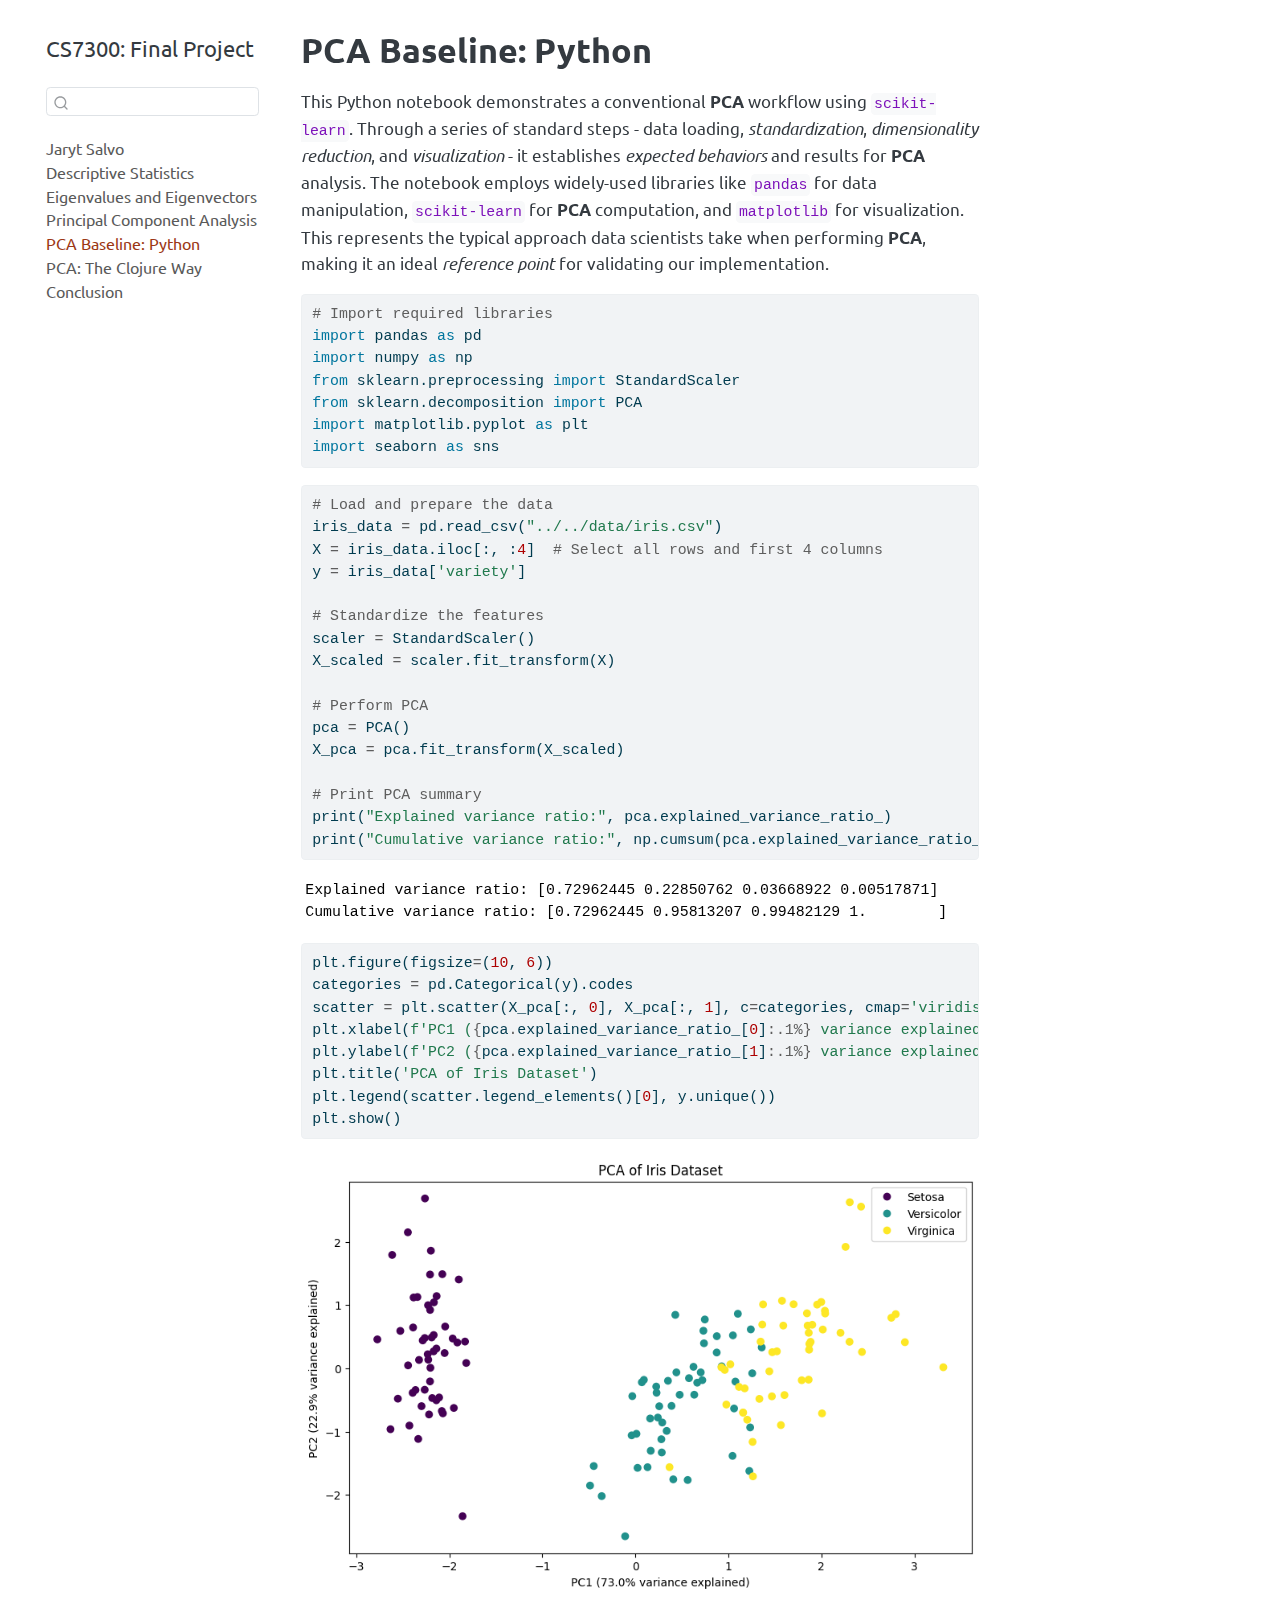
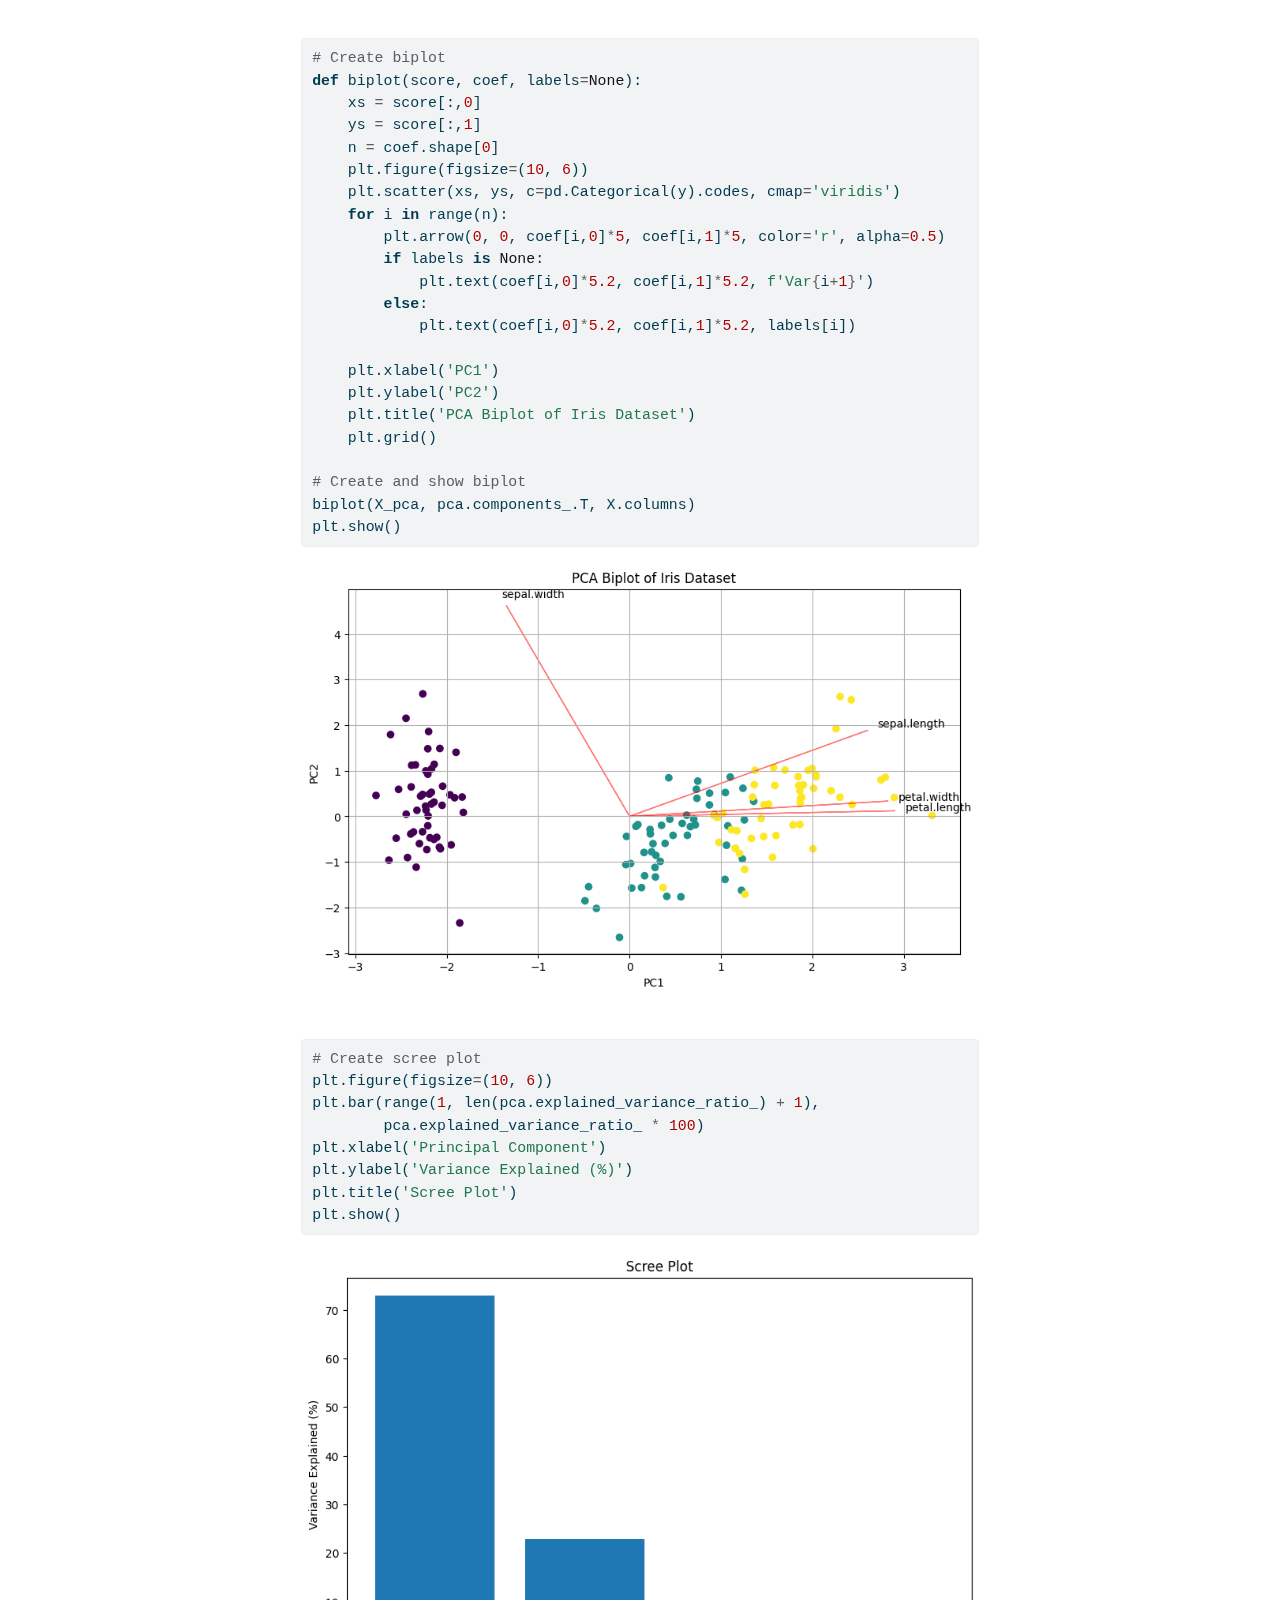
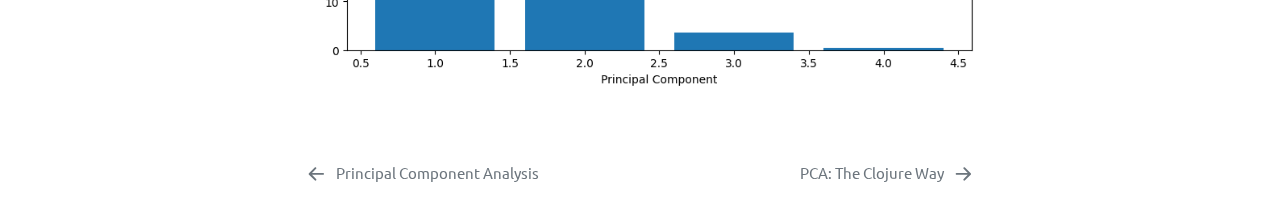
<file: docs/notebooks/python/pca-example.html>
<!DOCTYPE html>
<html xmlns="http://www.w3.org/1999/xhtml" lang="en" xml:lang="en"><head>

<meta charset="utf-8">
<meta name="generator" content="quarto-1.6.39">

<meta name="viewport" content="width=device-width, initial-scale=1.0, user-scalable=yes">


<title>PCA Baseline: Python – CS7300: Final Project</title>
<style>
code{white-space: pre-wrap;}
span.smallcaps{font-variant: small-caps;}
div.columns{display: flex; gap: min(4vw, 1.5em);}
div.column{flex: auto; overflow-x: auto;}
div.hanging-indent{margin-left: 1.5em; text-indent: -1.5em;}
ul.task-list{list-style: none;}
ul.task-list li input[type="checkbox"] {
  width: 0.8em;
  margin: 0 0.8em 0.2em -1em; /* quarto-specific, see https://github.com/quarto-dev/quarto-cli/issues/4556 */ 
  vertical-align: middle;
}
/* CSS for syntax highlighting */
pre > code.sourceCode { white-space: pre; position: relative; }
pre > code.sourceCode > span { line-height: 1.25; }
pre > code.sourceCode > span:empty { height: 1.2em; }
.sourceCode { overflow: visible; }
code.sourceCode > span { color: inherit; text-decoration: inherit; }
div.sourceCode { margin: 1em 0; }
pre.sourceCode { margin: 0; }
@media screen {
div.sourceCode { overflow: auto; }
}
@media print {
pre > code.sourceCode { white-space: pre-wrap; }
pre > code.sourceCode > span { display: inline-block; text-indent: -5em; padding-left: 5em; }
}
pre.numberSource code
  { counter-reset: source-line 0; }
pre.numberSource code > span
  { position: relative; left: -4em; counter-increment: source-line; }
pre.numberSource code > span > a:first-child::before
  { content: counter(source-line);
    position: relative; left: -1em; text-align: right; vertical-align: baseline;
    border: none; display: inline-block;
    -webkit-touch-callout: none; -webkit-user-select: none;
    -khtml-user-select: none; -moz-user-select: none;
    -ms-user-select: none; user-select: none;
    padding: 0 4px; width: 4em;
  }
pre.numberSource { margin-left: 3em;  padding-left: 4px; }
div.sourceCode
  {   }
@media screen {
pre > code.sourceCode > span > a:first-child::before { text-decoration: underline; }
}
</style>


<script src="../../site_libs/quarto-nav/quarto-nav.js"></script>
<script src="../../site_libs/quarto-nav/headroom.min.js"></script>
<script src="../../site_libs/clipboard/clipboard.min.js"></script>
<script src="../../site_libs/quarto-search/autocomplete.umd.js"></script>
<script src="../../site_libs/quarto-search/fuse.min.js"></script>
<script src="../../site_libs/quarto-search/quarto-search.js"></script>
<meta name="quarto:offset" content="../../">
<link href="../../neandersolve.pca_analysis.html" rel="next">
<link href="../../neandersolve.pca.html" rel="prev">
<script src="../../site_libs/quarto-html/quarto.js"></script>
<script src="../../site_libs/quarto-html/popper.min.js"></script>
<script src="../../site_libs/quarto-html/tippy.umd.min.js"></script>
<script src="../../site_libs/quarto-html/anchor.min.js"></script>
<link href="../../site_libs/quarto-html/tippy.css" rel="stylesheet">
<link href="../../site_libs/quarto-html/quarto-syntax-highlighting-e26003cea8cd680ca0c55a263523d882.css" rel="stylesheet" id="quarto-text-highlighting-styles">
<script src="../../site_libs/bootstrap/bootstrap.min.js"></script>
<link href="../../site_libs/bootstrap/bootstrap-icons.css" rel="stylesheet">
<link href="../../site_libs/bootstrap/bootstrap-a4145002f746146be305f770e931236e.min.css" rel="stylesheet" append-hash="true" id="quarto-bootstrap" data-mode="light">
<script id="quarto-search-options" type="application/json">{
  "location": "sidebar",
  "copy-button": false,
  "collapse-after": 3,
  "panel-placement": "start",
  "type": "textbox",
  "limit": 50,
  "keyboard-shortcut": [
    "f",
    "/",
    "s"
  ],
  "show-item-context": false,
  "language": {
    "search-no-results-text": "No results",
    "search-matching-documents-text": "matching documents",
    "search-copy-link-title": "Copy link to search",
    "search-hide-matches-text": "Hide additional matches",
    "search-more-match-text": "more match in this document",
    "search-more-matches-text": "more matches in this document",
    "search-clear-button-title": "Clear",
    "search-text-placeholder": "",
    "search-detached-cancel-button-title": "Cancel",
    "search-submit-button-title": "Submit",
    "search-label": "Search"
  }
}</script>


</head>

<body class="nav-sidebar floating">

<div id="quarto-search-results"></div>
  <header id="quarto-header" class="headroom fixed-top">
  <nav class="quarto-secondary-nav">
    <div class="container-fluid d-flex">
      <button type="button" class="quarto-btn-toggle btn" data-bs-toggle="collapse" role="button" data-bs-target=".quarto-sidebar-collapse-item" aria-controls="quarto-sidebar" aria-expanded="false" aria-label="Toggle sidebar navigation" onclick="if (window.quartoToggleHeadroom) { window.quartoToggleHeadroom(); }">
        <i class="bi bi-layout-text-sidebar-reverse"></i>
      </button>
        <nav class="quarto-page-breadcrumbs" aria-label="breadcrumb"><ol class="breadcrumb"><li class="breadcrumb-item"><a href="../../notebooks/python/pca-example.html"><span class="chapter-title">PCA Baseline: Python</span></a></li></ol></nav>
        <a class="flex-grow-1" role="navigation" data-bs-toggle="collapse" data-bs-target=".quarto-sidebar-collapse-item" aria-controls="quarto-sidebar" aria-expanded="false" aria-label="Toggle sidebar navigation" onclick="if (window.quartoToggleHeadroom) { window.quartoToggleHeadroom(); }">      
        </a>
      <button type="button" class="btn quarto-search-button" aria-label="Search" onclick="window.quartoOpenSearch();">
        <i class="bi bi-search"></i>
      </button>
    </div>
  </nav>
</header>
<!-- content -->
<div id="quarto-content" class="quarto-container page-columns page-rows-contents page-layout-article">
<!-- sidebar -->
  <nav id="quarto-sidebar" class="sidebar collapse collapse-horizontal quarto-sidebar-collapse-item sidebar-navigation floating overflow-auto">
    <div class="pt-lg-2 mt-2 text-left sidebar-header">
    <div class="sidebar-title mb-0 py-0">
      <a href="../../">CS7300: Final Project</a> 
    </div>
      </div>
        <div class="mt-2 flex-shrink-0 align-items-center">
        <div class="sidebar-search">
        <div id="quarto-search" class="" title="Search"></div>
        </div>
        </div>
    <div class="sidebar-menu-container"> 
    <ul class="list-unstyled mt-1">
        <li class="sidebar-item">
  <div class="sidebar-item-container"> 
  <a href="../../index.html" class="sidebar-item-text sidebar-link"><span class="chapter-title">Jaryt Salvo</span></a>
  </div>
</li>
        <li class="sidebar-item">
  <div class="sidebar-item-container"> 
  <a href="../../neandersolve.descriptive.html" class="sidebar-item-text sidebar-link"><span class="chapter-title">Descriptive Statistics</span></a>
  </div>
</li>
        <li class="sidebar-item">
  <div class="sidebar-item-container"> 
  <a href="../../neandersolve.eigen.html" class="sidebar-item-text sidebar-link"><span class="chapter-title">Eigenvalues and Eigenvectors</span></a>
  </div>
</li>
        <li class="sidebar-item">
  <div class="sidebar-item-container"> 
  <a href="../../neandersolve.pca.html" class="sidebar-item-text sidebar-link"><span class="chapter-title">Principal Component Analysis</span></a>
  </div>
</li>
        <li class="sidebar-item">
  <div class="sidebar-item-container"> 
  <a href="../../notebooks/python/pca-example.html" class="sidebar-item-text sidebar-link active"><span class="chapter-title">PCA Baseline: Python</span></a>
  </div>
</li>
        <li class="sidebar-item">
  <div class="sidebar-item-container"> 
  <a href="../../neandersolve.pca_analysis.html" class="sidebar-item-text sidebar-link"><span class="chapter-title">PCA: The Clojure Way</span></a>
  </div>
</li>
        <li class="sidebar-item">
  <div class="sidebar-item-container"> 
  <a href="../../notebooks/conclusion.html" class="sidebar-item-text sidebar-link"><span class="chapter-title">Conclusion</span></a>
  </div>
</li>
    </ul>
    </div>
</nav>
<div id="quarto-sidebar-glass" class="quarto-sidebar-collapse-item" data-bs-toggle="collapse" data-bs-target=".quarto-sidebar-collapse-item"></div>
<!-- margin-sidebar -->
    <div id="quarto-margin-sidebar" class="sidebar margin-sidebar zindex-bottom">
        
    </div>
<!-- main -->
<main class="content" id="quarto-document-content">

<header id="title-block-header" class="quarto-title-block default">
<div class="quarto-title">
<h1 class="title"><span class="chapter-title">PCA Baseline: Python</span></h1>
</div>



<div class="quarto-title-meta">

    
  
    
  </div>
  


</header>


<p>This Python notebook demonstrates a conventional <strong>PCA</strong> workflow using <code>scikit-learn</code>. Through a series of standard steps - data loading, <em>standardization</em>, <em>dimensionality reduction</em>, and <em>visualization</em> - it establishes <em>expected behaviors</em> and results for <strong>PCA</strong> analysis. The notebook employs widely-used libraries like <code>pandas</code> for data manipulation, <code>scikit-learn</code> for <strong>PCA</strong> computation, and <code>matplotlib</code> for visualization. This represents the typical approach data scientists take when performing <strong>PCA</strong>, making it an ideal <em>reference point</em> for validating our implementation.</p>
<div id="cell-2" class="cell" data-execution_count="1">
<div class="sourceCode cell-code" id="cb1"><pre class="sourceCode python code-with-copy"><code class="sourceCode python"><span id="cb1-1"><a href="#cb1-1" aria-hidden="true" tabindex="-1"></a><span class="co"># Import required libraries</span></span>
<span id="cb1-2"><a href="#cb1-2" aria-hidden="true" tabindex="-1"></a><span class="im">import</span> pandas <span class="im">as</span> pd</span>
<span id="cb1-3"><a href="#cb1-3" aria-hidden="true" tabindex="-1"></a><span class="im">import</span> numpy <span class="im">as</span> np</span>
<span id="cb1-4"><a href="#cb1-4" aria-hidden="true" tabindex="-1"></a><span class="im">from</span> sklearn.preprocessing <span class="im">import</span> StandardScaler</span>
<span id="cb1-5"><a href="#cb1-5" aria-hidden="true" tabindex="-1"></a><span class="im">from</span> sklearn.decomposition <span class="im">import</span> PCA</span>
<span id="cb1-6"><a href="#cb1-6" aria-hidden="true" tabindex="-1"></a><span class="im">import</span> matplotlib.pyplot <span class="im">as</span> plt</span>
<span id="cb1-7"><a href="#cb1-7" aria-hidden="true" tabindex="-1"></a><span class="im">import</span> seaborn <span class="im">as</span> sns</span></code><button title="Copy to Clipboard" class="code-copy-button"><i class="bi"></i></button></pre></div>
</div>
<div id="cell-3" class="cell" data-execution_count="2">
<div class="sourceCode cell-code" id="cb2"><pre class="sourceCode python code-with-copy"><code class="sourceCode python"><span id="cb2-1"><a href="#cb2-1" aria-hidden="true" tabindex="-1"></a><span class="co"># Load and prepare the data</span></span>
<span id="cb2-2"><a href="#cb2-2" aria-hidden="true" tabindex="-1"></a>iris_data <span class="op">=</span> pd.read_csv(<span class="st">"../../data/iris.csv"</span>)</span>
<span id="cb2-3"><a href="#cb2-3" aria-hidden="true" tabindex="-1"></a>X <span class="op">=</span> iris_data.iloc[:, :<span class="dv">4</span>]  <span class="co"># Select all rows and first 4 columns</span></span>
<span id="cb2-4"><a href="#cb2-4" aria-hidden="true" tabindex="-1"></a>y <span class="op">=</span> iris_data[<span class="st">'variety'</span>]</span>
<span id="cb2-5"><a href="#cb2-5" aria-hidden="true" tabindex="-1"></a></span>
<span id="cb2-6"><a href="#cb2-6" aria-hidden="true" tabindex="-1"></a><span class="co"># Standardize the features</span></span>
<span id="cb2-7"><a href="#cb2-7" aria-hidden="true" tabindex="-1"></a>scaler <span class="op">=</span> StandardScaler()</span>
<span id="cb2-8"><a href="#cb2-8" aria-hidden="true" tabindex="-1"></a>X_scaled <span class="op">=</span> scaler.fit_transform(X)</span>
<span id="cb2-9"><a href="#cb2-9" aria-hidden="true" tabindex="-1"></a></span>
<span id="cb2-10"><a href="#cb2-10" aria-hidden="true" tabindex="-1"></a><span class="co"># Perform PCA</span></span>
<span id="cb2-11"><a href="#cb2-11" aria-hidden="true" tabindex="-1"></a>pca <span class="op">=</span> PCA()</span>
<span id="cb2-12"><a href="#cb2-12" aria-hidden="true" tabindex="-1"></a>X_pca <span class="op">=</span> pca.fit_transform(X_scaled)</span>
<span id="cb2-13"><a href="#cb2-13" aria-hidden="true" tabindex="-1"></a></span>
<span id="cb2-14"><a href="#cb2-14" aria-hidden="true" tabindex="-1"></a><span class="co"># Print PCA summary</span></span>
<span id="cb2-15"><a href="#cb2-15" aria-hidden="true" tabindex="-1"></a><span class="bu">print</span>(<span class="st">"Explained variance ratio:"</span>, pca.explained_variance_ratio_)</span>
<span id="cb2-16"><a href="#cb2-16" aria-hidden="true" tabindex="-1"></a><span class="bu">print</span>(<span class="st">"Cumulative variance ratio:"</span>, np.cumsum(pca.explained_variance_ratio_))</span></code><button title="Copy to Clipboard" class="code-copy-button"><i class="bi"></i></button></pre></div>
<div class="cell-output cell-output-stdout">
<pre><code>Explained variance ratio: [0.72962445 0.22850762 0.03668922 0.00517871]
Cumulative variance ratio: [0.72962445 0.95813207 0.99482129 1.        ]</code></pre>
</div>
</div>
<div id="cell-4" class="cell" data-execution_count="3">
<div class="sourceCode cell-code" id="cb4"><pre class="sourceCode python code-with-copy"><code class="sourceCode python"><span id="cb4-1"><a href="#cb4-1" aria-hidden="true" tabindex="-1"></a>plt.figure(figsize<span class="op">=</span>(<span class="dv">10</span>, <span class="dv">6</span>))</span>
<span id="cb4-2"><a href="#cb4-2" aria-hidden="true" tabindex="-1"></a>categories <span class="op">=</span> pd.Categorical(y).codes</span>
<span id="cb4-3"><a href="#cb4-3" aria-hidden="true" tabindex="-1"></a>scatter <span class="op">=</span> plt.scatter(X_pca[:, <span class="dv">0</span>], X_pca[:, <span class="dv">1</span>], c<span class="op">=</span>categories, cmap<span class="op">=</span><span class="st">'viridis'</span>)</span>
<span id="cb4-4"><a href="#cb4-4" aria-hidden="true" tabindex="-1"></a>plt.xlabel(<span class="ss">f'PC1 (</span><span class="sc">{</span>pca<span class="sc">.</span>explained_variance_ratio_[<span class="dv">0</span>]<span class="sc">:.1%}</span><span class="ss"> variance explained)'</span>)</span>
<span id="cb4-5"><a href="#cb4-5" aria-hidden="true" tabindex="-1"></a>plt.ylabel(<span class="ss">f'PC2 (</span><span class="sc">{</span>pca<span class="sc">.</span>explained_variance_ratio_[<span class="dv">1</span>]<span class="sc">:.1%}</span><span class="ss"> variance explained)'</span>)</span>
<span id="cb4-6"><a href="#cb4-6" aria-hidden="true" tabindex="-1"></a>plt.title(<span class="st">'PCA of Iris Dataset'</span>)</span>
<span id="cb4-7"><a href="#cb4-7" aria-hidden="true" tabindex="-1"></a>plt.legend(scatter.legend_elements()[<span class="dv">0</span>], y.unique())</span>
<span id="cb4-8"><a href="#cb4-8" aria-hidden="true" tabindex="-1"></a>plt.show()</span></code><button title="Copy to Clipboard" class="code-copy-button"><i class="bi"></i></button></pre></div>
<div class="cell-output cell-output-display">
<div>
<figure class="figure">
<p><img src="pca-example_files/figure-html/cell-4-output-1.png" class="img-fluid figure-img"></p>
</figure>
</div>
</div>
</div>
<div id="cell-5" class="cell" data-execution_count="4">
<div class="sourceCode cell-code" id="cb5"><pre class="sourceCode python code-with-copy"><code class="sourceCode python"><span id="cb5-1"><a href="#cb5-1" aria-hidden="true" tabindex="-1"></a><span class="co"># Create biplot</span></span>
<span id="cb5-2"><a href="#cb5-2" aria-hidden="true" tabindex="-1"></a><span class="kw">def</span> biplot(score, coef, labels<span class="op">=</span><span class="va">None</span>):</span>
<span id="cb5-3"><a href="#cb5-3" aria-hidden="true" tabindex="-1"></a>    xs <span class="op">=</span> score[:,<span class="dv">0</span>]</span>
<span id="cb5-4"><a href="#cb5-4" aria-hidden="true" tabindex="-1"></a>    ys <span class="op">=</span> score[:,<span class="dv">1</span>]</span>
<span id="cb5-5"><a href="#cb5-5" aria-hidden="true" tabindex="-1"></a>    n <span class="op">=</span> coef.shape[<span class="dv">0</span>]</span>
<span id="cb5-6"><a href="#cb5-6" aria-hidden="true" tabindex="-1"></a>    plt.figure(figsize<span class="op">=</span>(<span class="dv">10</span>, <span class="dv">6</span>))</span>
<span id="cb5-7"><a href="#cb5-7" aria-hidden="true" tabindex="-1"></a>    plt.scatter(xs, ys, c<span class="op">=</span>pd.Categorical(y).codes, cmap<span class="op">=</span><span class="st">'viridis'</span>)</span>
<span id="cb5-8"><a href="#cb5-8" aria-hidden="true" tabindex="-1"></a>    <span class="cf">for</span> i <span class="kw">in</span> <span class="bu">range</span>(n):</span>
<span id="cb5-9"><a href="#cb5-9" aria-hidden="true" tabindex="-1"></a>        plt.arrow(<span class="dv">0</span>, <span class="dv">0</span>, coef[i,<span class="dv">0</span>]<span class="op">*</span><span class="dv">5</span>, coef[i,<span class="dv">1</span>]<span class="op">*</span><span class="dv">5</span>, color<span class="op">=</span><span class="st">'r'</span>, alpha<span class="op">=</span><span class="fl">0.5</span>)</span>
<span id="cb5-10"><a href="#cb5-10" aria-hidden="true" tabindex="-1"></a>        <span class="cf">if</span> labels <span class="kw">is</span> <span class="va">None</span>:</span>
<span id="cb5-11"><a href="#cb5-11" aria-hidden="true" tabindex="-1"></a>            plt.text(coef[i,<span class="dv">0</span>]<span class="op">*</span><span class="fl">5.2</span>, coef[i,<span class="dv">1</span>]<span class="op">*</span><span class="fl">5.2</span>, <span class="ss">f'Var</span><span class="sc">{</span>i<span class="op">+</span><span class="dv">1</span><span class="sc">}</span><span class="ss">'</span>)</span>
<span id="cb5-12"><a href="#cb5-12" aria-hidden="true" tabindex="-1"></a>        <span class="cf">else</span>:</span>
<span id="cb5-13"><a href="#cb5-13" aria-hidden="true" tabindex="-1"></a>            plt.text(coef[i,<span class="dv">0</span>]<span class="op">*</span><span class="fl">5.2</span>, coef[i,<span class="dv">1</span>]<span class="op">*</span><span class="fl">5.2</span>, labels[i])</span>
<span id="cb5-14"><a href="#cb5-14" aria-hidden="true" tabindex="-1"></a>            </span>
<span id="cb5-15"><a href="#cb5-15" aria-hidden="true" tabindex="-1"></a>    plt.xlabel(<span class="st">'PC1'</span>)</span>
<span id="cb5-16"><a href="#cb5-16" aria-hidden="true" tabindex="-1"></a>    plt.ylabel(<span class="st">'PC2'</span>)</span>
<span id="cb5-17"><a href="#cb5-17" aria-hidden="true" tabindex="-1"></a>    plt.title(<span class="st">'PCA Biplot of Iris Dataset'</span>)</span>
<span id="cb5-18"><a href="#cb5-18" aria-hidden="true" tabindex="-1"></a>    plt.grid()</span>
<span id="cb5-19"><a href="#cb5-19" aria-hidden="true" tabindex="-1"></a></span>
<span id="cb5-20"><a href="#cb5-20" aria-hidden="true" tabindex="-1"></a><span class="co"># Create and show biplot</span></span>
<span id="cb5-21"><a href="#cb5-21" aria-hidden="true" tabindex="-1"></a>biplot(X_pca, pca.components_.T, X.columns)</span>
<span id="cb5-22"><a href="#cb5-22" aria-hidden="true" tabindex="-1"></a>plt.show()</span></code><button title="Copy to Clipboard" class="code-copy-button"><i class="bi"></i></button></pre></div>
<div class="cell-output cell-output-display">
<div>
<figure class="figure">
<p><img src="pca-example_files/figure-html/cell-5-output-1.png" class="img-fluid figure-img"></p>
</figure>
</div>
</div>
</div>
<div id="cell-6" class="cell" data-execution_count="5">
<div class="sourceCode cell-code" id="cb6"><pre class="sourceCode python code-with-copy"><code class="sourceCode python"><span id="cb6-1"><a href="#cb6-1" aria-hidden="true" tabindex="-1"></a><span class="co"># Create scree plot</span></span>
<span id="cb6-2"><a href="#cb6-2" aria-hidden="true" tabindex="-1"></a>plt.figure(figsize<span class="op">=</span>(<span class="dv">10</span>, <span class="dv">6</span>))</span>
<span id="cb6-3"><a href="#cb6-3" aria-hidden="true" tabindex="-1"></a>plt.bar(<span class="bu">range</span>(<span class="dv">1</span>, <span class="bu">len</span>(pca.explained_variance_ratio_) <span class="op">+</span> <span class="dv">1</span>), </span>
<span id="cb6-4"><a href="#cb6-4" aria-hidden="true" tabindex="-1"></a>        pca.explained_variance_ratio_ <span class="op">*</span> <span class="dv">100</span>)</span>
<span id="cb6-5"><a href="#cb6-5" aria-hidden="true" tabindex="-1"></a>plt.xlabel(<span class="st">'Principal Component'</span>)</span>
<span id="cb6-6"><a href="#cb6-6" aria-hidden="true" tabindex="-1"></a>plt.ylabel(<span class="st">'Variance Explained (%)'</span>)</span>
<span id="cb6-7"><a href="#cb6-7" aria-hidden="true" tabindex="-1"></a>plt.title(<span class="st">'Scree Plot'</span>)</span>
<span id="cb6-8"><a href="#cb6-8" aria-hidden="true" tabindex="-1"></a>plt.show()</span></code><button title="Copy to Clipboard" class="code-copy-button"><i class="bi"></i></button></pre></div>
<div class="cell-output cell-output-display">
<div>
<figure class="figure">
<p><img src="pca-example_files/figure-html/cell-6-output-1.png" class="img-fluid figure-img"></p>
</figure>
</div>
</div>
</div>



</main> <!-- /main -->
<script id="quarto-html-after-body" type="application/javascript">
window.document.addEventListener("DOMContentLoaded", function (event) {
  const toggleBodyColorMode = (bsSheetEl) => {
    const mode = bsSheetEl.getAttribute("data-mode");
    const bodyEl = window.document.querySelector("body");
    if (mode === "dark") {
      bodyEl.classList.add("quarto-dark");
      bodyEl.classList.remove("quarto-light");
    } else {
      bodyEl.classList.add("quarto-light");
      bodyEl.classList.remove("quarto-dark");
    }
  }
  const toggleBodyColorPrimary = () => {
    const bsSheetEl = window.document.querySelector("link#quarto-bootstrap");
    if (bsSheetEl) {
      toggleBodyColorMode(bsSheetEl);
    }
  }
  toggleBodyColorPrimary();  
  const icon = "";
  const anchorJS = new window.AnchorJS();
  anchorJS.options = {
    placement: 'right',
    icon: icon
  };
  anchorJS.add('.anchored');
  const isCodeAnnotation = (el) => {
    for (const clz of el.classList) {
      if (clz.startsWith('code-annotation-')) {                     
        return true;
      }
    }
    return false;
  }
  const onCopySuccess = function(e) {
    // button target
    const button = e.trigger;
    // don't keep focus
    button.blur();
    // flash "checked"
    button.classList.add('code-copy-button-checked');
    var currentTitle = button.getAttribute("title");
    button.setAttribute("title", "Copied!");
    let tooltip;
    if (window.bootstrap) {
      button.setAttribute("data-bs-toggle", "tooltip");
      button.setAttribute("data-bs-placement", "left");
      button.setAttribute("data-bs-title", "Copied!");
      tooltip = new bootstrap.Tooltip(button, 
        { trigger: "manual", 
          customClass: "code-copy-button-tooltip",
          offset: [0, -8]});
      tooltip.show();    
    }
    setTimeout(function() {
      if (tooltip) {
        tooltip.hide();
        button.removeAttribute("data-bs-title");
        button.removeAttribute("data-bs-toggle");
        button.removeAttribute("data-bs-placement");
      }
      button.setAttribute("title", currentTitle);
      button.classList.remove('code-copy-button-checked');
    }, 1000);
    // clear code selection
    e.clearSelection();
  }
  const getTextToCopy = function(trigger) {
      const codeEl = trigger.previousElementSibling.cloneNode(true);
      for (const childEl of codeEl.children) {
        if (isCodeAnnotation(childEl)) {
          childEl.remove();
        }
      }
      return codeEl.innerText;
  }
  const clipboard = new window.ClipboardJS('.code-copy-button:not([data-in-quarto-modal])', {
    text: getTextToCopy
  });
  clipboard.on('success', onCopySuccess);
  if (window.document.getElementById('quarto-embedded-source-code-modal')) {
    const clipboardModal = new window.ClipboardJS('.code-copy-button[data-in-quarto-modal]', {
      text: getTextToCopy,
      container: window.document.getElementById('quarto-embedded-source-code-modal')
    });
    clipboardModal.on('success', onCopySuccess);
  }
    var localhostRegex = new RegExp(/^(?:http|https):\/\/localhost\:?[0-9]*\//);
    var mailtoRegex = new RegExp(/^mailto:/);
      var filterRegex = new RegExp('/' + window.location.host + '/');
    var isInternal = (href) => {
        return filterRegex.test(href) || localhostRegex.test(href) || mailtoRegex.test(href);
    }
    // Inspect non-navigation links and adorn them if external
 	var links = window.document.querySelectorAll('a[href]:not(.nav-link):not(.navbar-brand):not(.toc-action):not(.sidebar-link):not(.sidebar-item-toggle):not(.pagination-link):not(.no-external):not([aria-hidden]):not(.dropdown-item):not(.quarto-navigation-tool):not(.about-link)');
    for (var i=0; i<links.length; i++) {
      const link = links[i];
      if (!isInternal(link.href)) {
        // undo the damage that might have been done by quarto-nav.js in the case of
        // links that we want to consider external
        if (link.dataset.originalHref !== undefined) {
          link.href = link.dataset.originalHref;
        }
      }
    }
  function tippyHover(el, contentFn, onTriggerFn, onUntriggerFn) {
    const config = {
      allowHTML: true,
      maxWidth: 500,
      delay: 100,
      arrow: false,
      appendTo: function(el) {
          return el.parentElement;
      },
      interactive: true,
      interactiveBorder: 10,
      theme: 'quarto',
      placement: 'bottom-start',
    };
    if (contentFn) {
      config.content = contentFn;
    }
    if (onTriggerFn) {
      config.onTrigger = onTriggerFn;
    }
    if (onUntriggerFn) {
      config.onUntrigger = onUntriggerFn;
    }
    window.tippy(el, config); 
  }
  const noterefs = window.document.querySelectorAll('a[role="doc-noteref"]');
  for (var i=0; i<noterefs.length; i++) {
    const ref = noterefs[i];
    tippyHover(ref, function() {
      // use id or data attribute instead here
      let href = ref.getAttribute('data-footnote-href') || ref.getAttribute('href');
      try { href = new URL(href).hash; } catch {}
      const id = href.replace(/^#\/?/, "");
      const note = window.document.getElementById(id);
      if (note) {
        return note.innerHTML;
      } else {
        return "";
      }
    });
  }
  const xrefs = window.document.querySelectorAll('a.quarto-xref');
  const processXRef = (id, note) => {
    // Strip column container classes
    const stripColumnClz = (el) => {
      el.classList.remove("page-full", "page-columns");
      if (el.children) {
        for (const child of el.children) {
          stripColumnClz(child);
        }
      }
    }
    stripColumnClz(note)
    if (id === null || id.startsWith('sec-')) {
      // Special case sections, only their first couple elements
      const container = document.createElement("div");
      if (note.children && note.children.length > 2) {
        container.appendChild(note.children[0].cloneNode(true));
        for (let i = 1; i < note.children.length; i++) {
          const child = note.children[i];
          if (child.tagName === "P" && child.innerText === "") {
            continue;
          } else {
            container.appendChild(child.cloneNode(true));
            break;
          }
        }
        if (window.Quarto?.typesetMath) {
          window.Quarto.typesetMath(container);
        }
        return container.innerHTML
      } else {
        if (window.Quarto?.typesetMath) {
          window.Quarto.typesetMath(note);
        }
        return note.innerHTML;
      }
    } else {
      // Remove any anchor links if they are present
      const anchorLink = note.querySelector('a.anchorjs-link');
      if (anchorLink) {
        anchorLink.remove();
      }
      if (window.Quarto?.typesetMath) {
        window.Quarto.typesetMath(note);
      }
      if (note.classList.contains("callout")) {
        return note.outerHTML;
      } else {
        return note.innerHTML;
      }
    }
  }
  for (var i=0; i<xrefs.length; i++) {
    const xref = xrefs[i];
    tippyHover(xref, undefined, function(instance) {
      instance.disable();
      let url = xref.getAttribute('href');
      let hash = undefined; 
      if (url.startsWith('#')) {
        hash = url;
      } else {
        try { hash = new URL(url).hash; } catch {}
      }
      if (hash) {
        const id = hash.replace(/^#\/?/, "");
        const note = window.document.getElementById(id);
        if (note !== null) {
          try {
            const html = processXRef(id, note.cloneNode(true));
            instance.setContent(html);
          } finally {
            instance.enable();
            instance.show();
          }
        } else {
          // See if we can fetch this
          fetch(url.split('#')[0])
          .then(res => res.text())
          .then(html => {
            const parser = new DOMParser();
            const htmlDoc = parser.parseFromString(html, "text/html");
            const note = htmlDoc.getElementById(id);
            if (note !== null) {
              const html = processXRef(id, note);
              instance.setContent(html);
            } 
          }).finally(() => {
            instance.enable();
            instance.show();
          });
        }
      } else {
        // See if we can fetch a full url (with no hash to target)
        // This is a special case and we should probably do some content thinning / targeting
        fetch(url)
        .then(res => res.text())
        .then(html => {
          const parser = new DOMParser();
          const htmlDoc = parser.parseFromString(html, "text/html");
          const note = htmlDoc.querySelector('main.content');
          if (note !== null) {
            // This should only happen for chapter cross references
            // (since there is no id in the URL)
            // remove the first header
            if (note.children.length > 0 && note.children[0].tagName === "HEADER") {
              note.children[0].remove();
            }
            const html = processXRef(null, note);
            instance.setContent(html);
          } 
        }).finally(() => {
          instance.enable();
          instance.show();
        });
      }
    }, function(instance) {
    });
  }
      let selectedAnnoteEl;
      const selectorForAnnotation = ( cell, annotation) => {
        let cellAttr = 'data-code-cell="' + cell + '"';
        let lineAttr = 'data-code-annotation="' +  annotation + '"';
        const selector = 'span[' + cellAttr + '][' + lineAttr + ']';
        return selector;
      }
      const selectCodeLines = (annoteEl) => {
        const doc = window.document;
        const targetCell = annoteEl.getAttribute("data-target-cell");
        const targetAnnotation = annoteEl.getAttribute("data-target-annotation");
        const annoteSpan = window.document.querySelector(selectorForAnnotation(targetCell, targetAnnotation));
        const lines = annoteSpan.getAttribute("data-code-lines").split(",");
        const lineIds = lines.map((line) => {
          return targetCell + "-" + line;
        })
        let top = null;
        let height = null;
        let parent = null;
        if (lineIds.length > 0) {
            //compute the position of the single el (top and bottom and make a div)
            const el = window.document.getElementById(lineIds[0]);
            top = el.offsetTop;
            height = el.offsetHeight;
            parent = el.parentElement.parentElement;
          if (lineIds.length > 1) {
            const lastEl = window.document.getElementById(lineIds[lineIds.length - 1]);
            const bottom = lastEl.offsetTop + lastEl.offsetHeight;
            height = bottom - top;
          }
          if (top !== null && height !== null && parent !== null) {
            // cook up a div (if necessary) and position it 
            let div = window.document.getElementById("code-annotation-line-highlight");
            if (div === null) {
              div = window.document.createElement("div");
              div.setAttribute("id", "code-annotation-line-highlight");
              div.style.position = 'absolute';
              parent.appendChild(div);
            }
            div.style.top = top - 2 + "px";
            div.style.height = height + 4 + "px";
            div.style.left = 0;
            let gutterDiv = window.document.getElementById("code-annotation-line-highlight-gutter");
            if (gutterDiv === null) {
              gutterDiv = window.document.createElement("div");
              gutterDiv.setAttribute("id", "code-annotation-line-highlight-gutter");
              gutterDiv.style.position = 'absolute';
              const codeCell = window.document.getElementById(targetCell);
              const gutter = codeCell.querySelector('.code-annotation-gutter');
              gutter.appendChild(gutterDiv);
            }
            gutterDiv.style.top = top - 2 + "px";
            gutterDiv.style.height = height + 4 + "px";
          }
          selectedAnnoteEl = annoteEl;
        }
      };
      const unselectCodeLines = () => {
        const elementsIds = ["code-annotation-line-highlight", "code-annotation-line-highlight-gutter"];
        elementsIds.forEach((elId) => {
          const div = window.document.getElementById(elId);
          if (div) {
            div.remove();
          }
        });
        selectedAnnoteEl = undefined;
      };
        // Handle positioning of the toggle
    window.addEventListener(
      "resize",
      throttle(() => {
        elRect = undefined;
        if (selectedAnnoteEl) {
          selectCodeLines(selectedAnnoteEl);
        }
      }, 10)
    );
    function throttle(fn, ms) {
    let throttle = false;
    let timer;
      return (...args) => {
        if(!throttle) { // first call gets through
            fn.apply(this, args);
            throttle = true;
        } else { // all the others get throttled
            if(timer) clearTimeout(timer); // cancel #2
            timer = setTimeout(() => {
              fn.apply(this, args);
              timer = throttle = false;
            }, ms);
        }
      };
    }
      // Attach click handler to the DT
      const annoteDls = window.document.querySelectorAll('dt[data-target-cell]');
      for (const annoteDlNode of annoteDls) {
        annoteDlNode.addEventListener('click', (event) => {
          const clickedEl = event.target;
          if (clickedEl !== selectedAnnoteEl) {
            unselectCodeLines();
            const activeEl = window.document.querySelector('dt[data-target-cell].code-annotation-active');
            if (activeEl) {
              activeEl.classList.remove('code-annotation-active');
            }
            selectCodeLines(clickedEl);
            clickedEl.classList.add('code-annotation-active');
          } else {
            // Unselect the line
            unselectCodeLines();
            clickedEl.classList.remove('code-annotation-active');
          }
        });
      }
  const findCites = (el) => {
    const parentEl = el.parentElement;
    if (parentEl) {
      const cites = parentEl.dataset.cites;
      if (cites) {
        return {
          el,
          cites: cites.split(' ')
        };
      } else {
        return findCites(el.parentElement)
      }
    } else {
      return undefined;
    }
  };
  var bibliorefs = window.document.querySelectorAll('a[role="doc-biblioref"]');
  for (var i=0; i<bibliorefs.length; i++) {
    const ref = bibliorefs[i];
    const citeInfo = findCites(ref);
    if (citeInfo) {
      tippyHover(citeInfo.el, function() {
        var popup = window.document.createElement('div');
        citeInfo.cites.forEach(function(cite) {
          var citeDiv = window.document.createElement('div');
          citeDiv.classList.add('hanging-indent');
          citeDiv.classList.add('csl-entry');
          var biblioDiv = window.document.getElementById('ref-' + cite);
          if (biblioDiv) {
            citeDiv.innerHTML = biblioDiv.innerHTML;
          }
          popup.appendChild(citeDiv);
        });
        return popup.innerHTML;
      });
    }
  }
});
</script>
<nav class="page-navigation">
  <div class="nav-page nav-page-previous">
      <a href="../../neandersolve.pca.html" class="pagination-link" aria-label="Principal Component Analysis">
        <i class="bi bi-arrow-left-short"></i> <span class="nav-page-text"><span class="chapter-title">Principal Component Analysis</span></span>
      </a>          
  </div>
  <div class="nav-page nav-page-next">
      <a href="../../neandersolve.pca_analysis.html" class="pagination-link" aria-label="PCA: The Clojure Way">
        <span class="nav-page-text"><span class="chapter-title">PCA: The Clojure Way</span></span> <i class="bi bi-arrow-right-short"></i>
      </a>
  </div>
</nav>
</div> <!-- /content -->




</body></html>
</file>
<file: docs/site_libs/quarto-html/tippy.css>
.tippy-box[data-animation=fade][data-state=hidden]{opacity:0}[data-tippy-root]{max-width:calc(100vw - 10px)}.tippy-box{position:relative;background-color:#333;color:#fff;border-radius:4px;font-size:14px;line-height:1.4;white-space:normal;outline:0;transition-property:transform,visibility,opacity}.tippy-box[data-placement^=top]>.tippy-arrow{bottom:0}.tippy-box[data-placement^=top]>.tippy-arrow:before{bottom:-7px;left:0;border-width:8px 8px 0;border-top-color:initial;transform-origin:center top}.tippy-box[data-placement^=bottom]>.tippy-arrow{top:0}.tippy-box[data-placement^=bottom]>.tippy-arrow:before{top:-7px;left:0;border-width:0 8px 8px;border-bottom-color:initial;transform-origin:center bottom}.tippy-box[data-placement^=left]>.tippy-arrow{right:0}.tippy-box[data-placement^=left]>.tippy-arrow:before{border-width:8px 0 8px 8px;border-left-color:initial;right:-7px;transform-origin:center left}.tippy-box[data-placement^=right]>.tippy-arrow{left:0}.tippy-box[data-placement^=right]>.tippy-arrow:before{left:-7px;border-width:8px 8px 8px 0;border-right-color:initial;transform-origin:center right}.tippy-box[data-inertia][data-state=visible]{transition-timing-function:cubic-bezier(.54,1.5,.38,1.11)}.tippy-arrow{width:16px;height:16px;color:#333}.tippy-arrow:before{content:"";position:absolute;border-color:transparent;border-style:solid}.tippy-content{position:relative;padding:5px 9px;z-index:1}
</file>
<file: docs/site_libs/quarto-html/quarto-syntax-highlighting-e8fb9d25728d58bfeac61b497e4a6629.css>
/* quarto syntax highlight colors */
:root {
  --quarto-hl-al-color: #95da4c;
  --quarto-hl-an-color: #50a14f;
  --quarto-hl-at-color: #a626a4;
  --quarto-hl-bn-color: #986801;
  --quarto-hl-bu-color: #a626a4;
  --quarto-hl-ch-color: #50a14f;
  --quarto-hl-co-color: #a0a1a7;
  --quarto-hl-cv-color: #e45649;
  --quarto-hl-cn-color: #986801;
  --quarto-hl-cf-color: #a626a4;
  --quarto-hl-dt-color: #a626a4;
  --quarto-hl-dv-color: #986801;
  --quarto-hl-do-color: #e45649;
  --quarto-hl-er-color: #f44747;
  --quarto-hl-ex-color: #4078f2;
  --quarto-hl-fl-color: #986801;
  --quarto-hl-fu-color: #4078f2;
  --quarto-hl-im-color: #50a14f;
  --quarto-hl-in-color: #c45b00;
  --quarto-hl-kw-color: #a626a4;
  --quarto-hl-op-color: #a626a4;
  --quarto-hl-pp-color: #a626a4;
  --quarto-hl-re-color: #2980b9;
  --quarto-hl-sc-color: #0184bc;
  --quarto-hl-ss-color: #da4453;
  --quarto-hl-st-color: #50a14f;
  --quarto-hl-va-color: #e45649;
  --quarto-hl-vs-color: #da4453;
  --quarto-hl-wa-color: #da4453;
}

/* other quarto variables */
:root {
  --quarto-font-monospace: SFMono-Regular, Menlo, Monaco, Consolas, "Liberation Mono", "Courier New", monospace;
}

code span.al {
  background-color: #4d1f24;
  font-weight: bold;
  color: #95da4c;
}

code span.an {
  color: #50a14f;
}

code span.at {
  color: #a626a4;
}

code span.bn {
  color: #986801;
}

code span.bu {
  color: #a626a4;
}

code span.ch {
  color: #50a14f;
}

code span.co {
  font-style: italic;
  color: #a0a1a7;
}

code span.cv {
  font-style: italic;
  color: #e45649;
}

code span.cn {
  color: #986801;
}

code span.cf {
  color: #a626a4;
}

code span.dt {
  color: #a626a4;
}

code span.dv {
  color: #986801;
}

code span.do {
  color: #e45649;
}

code span.er {
  color: #f44747;
  text-decoration: underline;
}

code span.ex {
  font-weight: bold;
  color: #4078f2;
}

code span.fl {
  color: #986801;
}

code span.fu {
  color: #4078f2;
}

code span.im {
  color: #50a14f;
}

code span.in {
  color: #c45b00;
}

code span.kw {
  color: #a626a4;
}

pre > code.sourceCode > span {
  color: #383a42;
}

code span {
  color: #383a42;
}

code.sourceCode > span {
  color: #383a42;
}

div.sourceCode,
div.sourceCode pre.sourceCode {
  color: #383a42;
}

code span.op {
  color: #a626a4;
}

code span.pp {
  color: #a626a4;
}

code span.re {
  background-color: #153042;
  color: #2980b9;
}

code span.sc {
  color: #0184bc;
}

code span.ss {
  color: #da4453;
}

code span.st {
  color: #50a14f;
}

code span.va {
  color: #e45649;
}

code span.vs {
  color: #da4453;
}

code span.wa {
  color: #da4453;
}

.prevent-inlining {
  content: "</";
}

/*# sourceMappingURL=748527baa92e572202e69601beca5e47.css.map */
</file>
<file: docs/site_libs/quarto-html/quarto-syntax-highlighting-e26003cea8cd680ca0c55a263523d882.css>
/* quarto syntax highlight colors */
:root {
  --quarto-hl-ot-color: #003B4F;
  --quarto-hl-at-color: #657422;
  --quarto-hl-ss-color: #20794D;
  --quarto-hl-an-color: #5E5E5E;
  --quarto-hl-fu-color: #4758AB;
  --quarto-hl-st-color: #20794D;
  --quarto-hl-cf-color: #003B4F;
  --quarto-hl-op-color: #5E5E5E;
  --quarto-hl-er-color: #AD0000;
  --quarto-hl-bn-color: #AD0000;
  --quarto-hl-al-color: #AD0000;
  --quarto-hl-va-color: #111111;
  --quarto-hl-bu-color: inherit;
  --quarto-hl-ex-color: inherit;
  --quarto-hl-pp-color: #AD0000;
  --quarto-hl-in-color: #5E5E5E;
  --quarto-hl-vs-color: #20794D;
  --quarto-hl-wa-color: #5E5E5E;
  --quarto-hl-do-color: #5E5E5E;
  --quarto-hl-im-color: #00769E;
  --quarto-hl-ch-color: #20794D;
  --quarto-hl-dt-color: #AD0000;
  --quarto-hl-fl-color: #AD0000;
  --quarto-hl-co-color: #5E5E5E;
  --quarto-hl-cv-color: #5E5E5E;
  --quarto-hl-cn-color: #8f5902;
  --quarto-hl-sc-color: #5E5E5E;
  --quarto-hl-dv-color: #AD0000;
  --quarto-hl-kw-color: #003B4F;
}

/* other quarto variables */
:root {
  --quarto-font-monospace: SFMono-Regular, Menlo, Monaco, Consolas, "Liberation Mono", "Courier New", monospace;
}

pre > code.sourceCode > span {
  color: #003B4F;
}

code span {
  color: #003B4F;
}

code.sourceCode > span {
  color: #003B4F;
}

div.sourceCode,
div.sourceCode pre.sourceCode {
  color: #003B4F;
}

code span.ot {
  color: #003B4F;
  font-style: inherit;
}

code span.at {
  color: #657422;
  font-style: inherit;
}

code span.ss {
  color: #20794D;
  font-style: inherit;
}

code span.an {
  color: #5E5E5E;
  font-style: inherit;
}

code span.fu {
  color: #4758AB;
  font-style: inherit;
}

code span.st {
  color: #20794D;
  font-style: inherit;
}

code span.cf {
  color: #003B4F;
  font-weight: bold;
  font-style: inherit;
}

code span.op {
  color: #5E5E5E;
  font-style: inherit;
}

code span.er {
  color: #AD0000;
  font-style: inherit;
}

code span.bn {
  color: #AD0000;
  font-style: inherit;
}

code span.al {
  color: #AD0000;
  font-style: inherit;
}

code span.va {
  color: #111111;
  font-style: inherit;
}

code span.bu {
  font-style: inherit;
}

code span.ex {
  font-style: inherit;
}

code span.pp {
  color: #AD0000;
  font-style: inherit;
}

code span.in {
  color: #5E5E5E;
  font-style: inherit;
}

code span.vs {
  color: #20794D;
  font-style: inherit;
}

code span.wa {
  color: #5E5E5E;
  font-style: italic;
}

code span.do {
  color: #5E5E5E;
  font-style: italic;
}

code span.im {
  color: #00769E;
  font-style: inherit;
}

code span.ch {
  color: #20794D;
  font-style: inherit;
}

code span.dt {
  color: #AD0000;
  font-style: inherit;
}

code span.fl {
  color: #AD0000;
  font-style: inherit;
}

code span.co {
  color: #5E5E5E;
  font-style: inherit;
}

code span.cv {
  color: #5E5E5E;
  font-style: italic;
}

code span.cn {
  color: #8f5902;
  font-style: inherit;
}

code span.sc {
  color: #5E5E5E;
  font-style: inherit;
}

code span.dv {
  color: #AD0000;
  font-style: inherit;
}

code span.kw {
  color: #003B4F;
  font-weight: bold;
  font-style: inherit;
}

.prevent-inlining {
  content: "</";
}

/*# sourceMappingURL=e90e9ab646ea9b1aaa61e089606e0f97.css.map */
</file>
